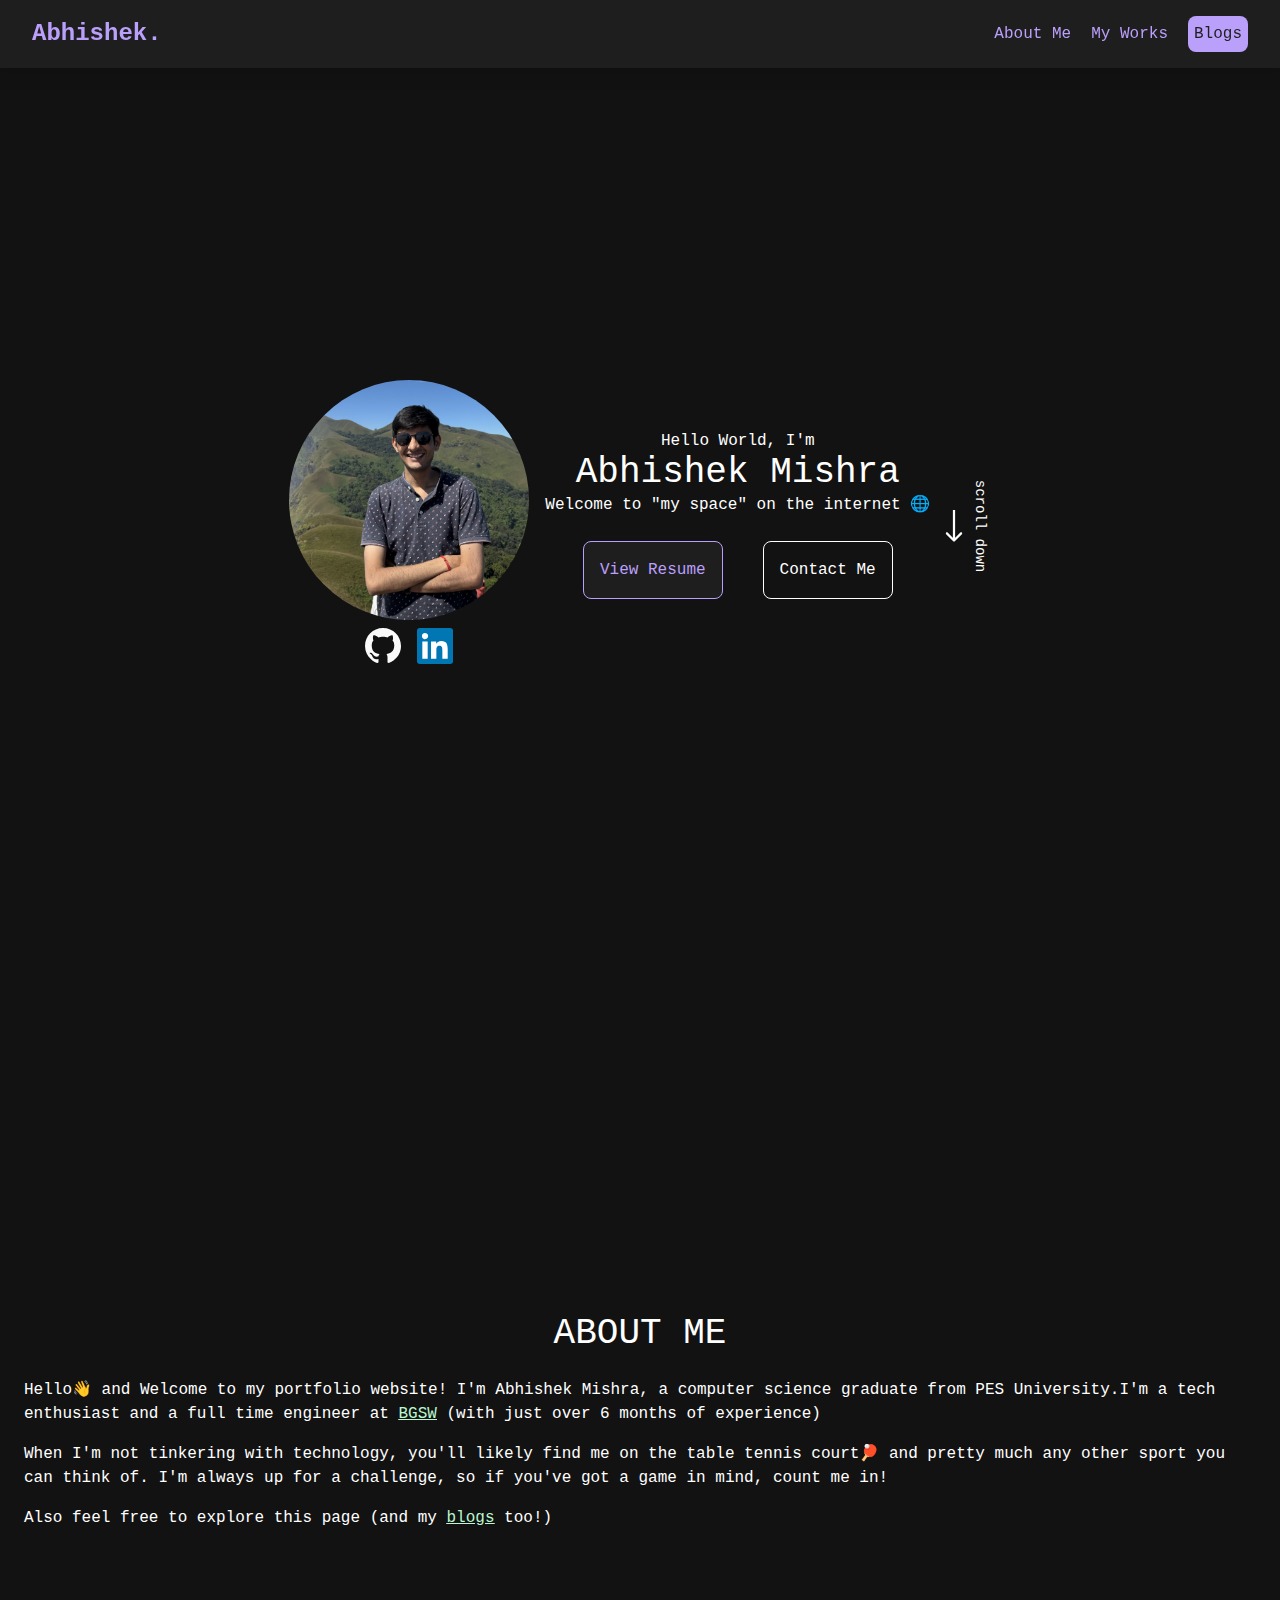
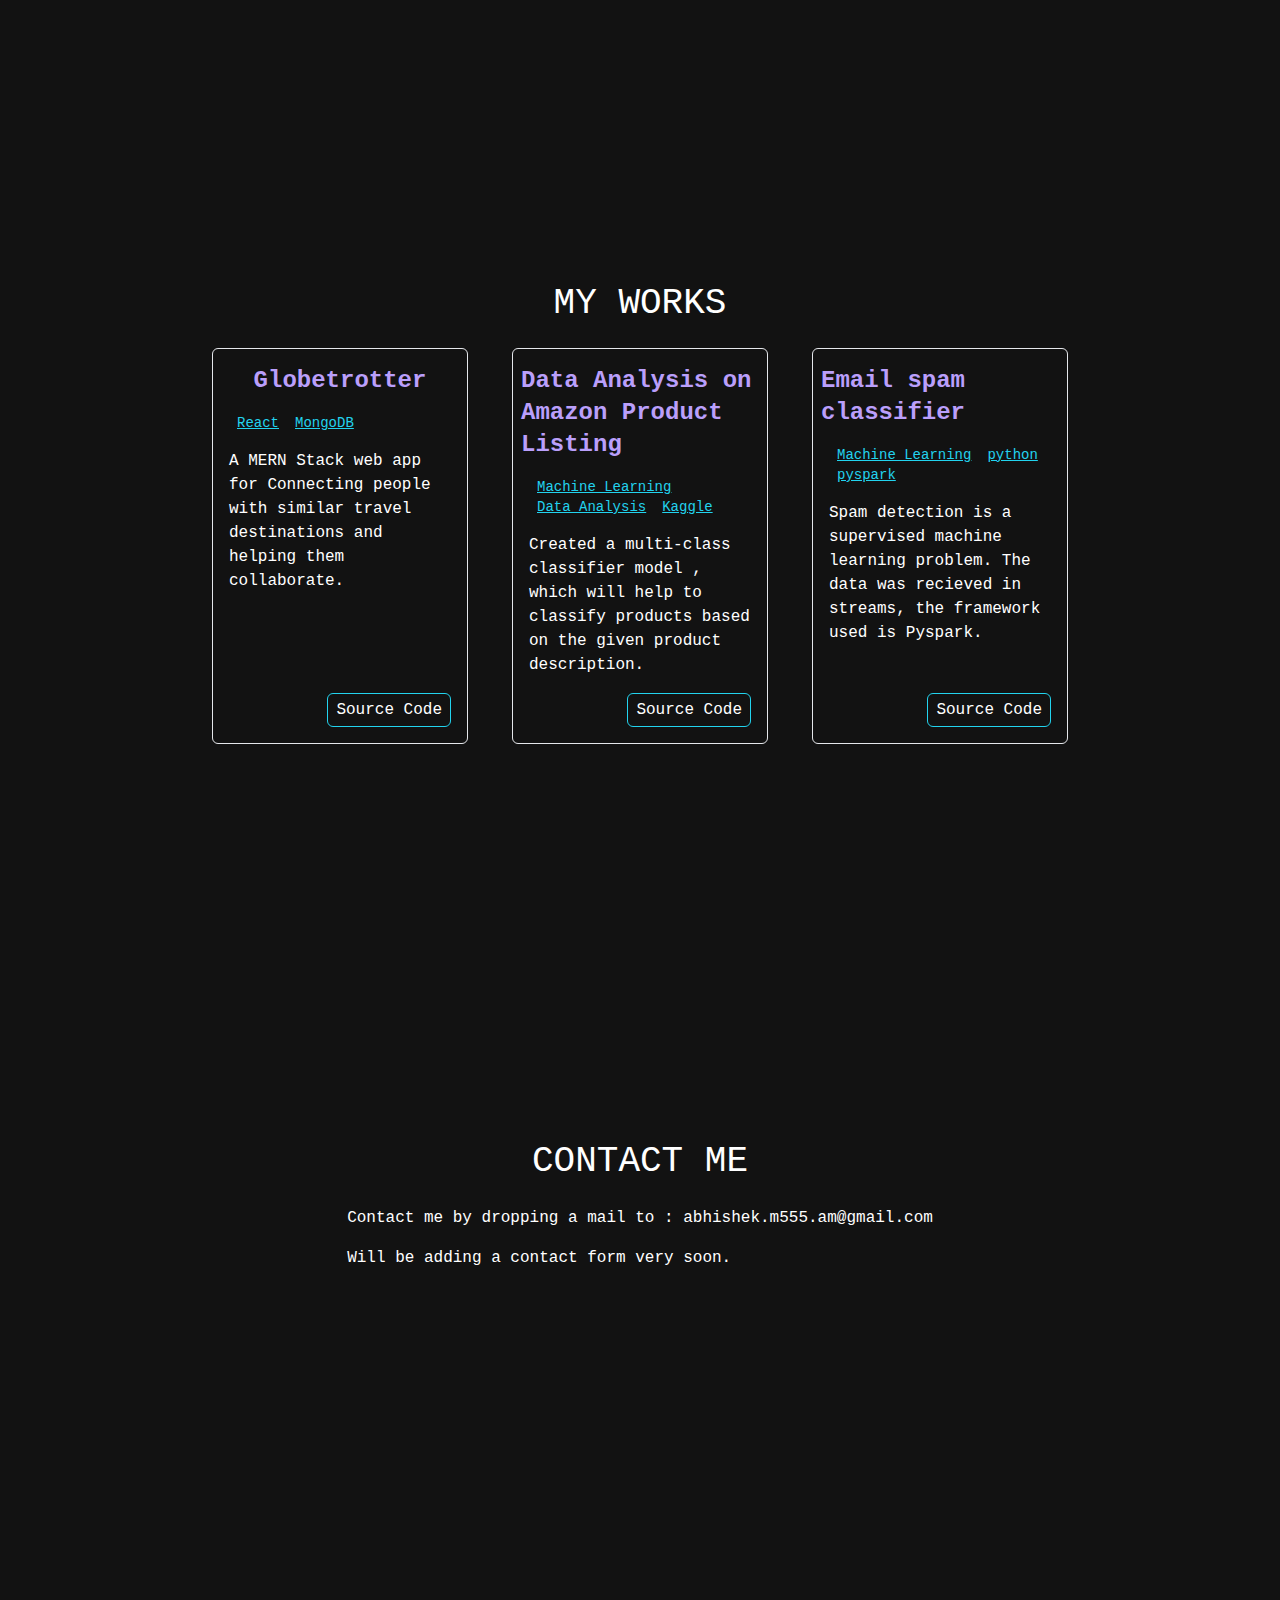
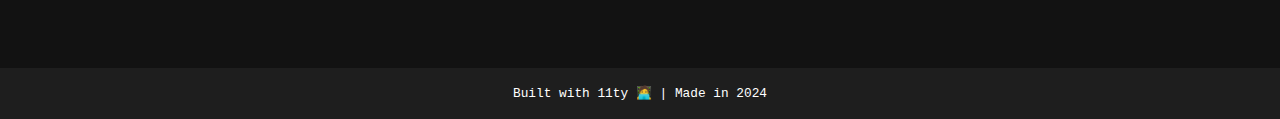
<file: index.html>
<!DOCTYPE html>
<html lang="en">
<head>
    <meta charset="UTF-8">
    <meta name="description" content="Personal Website: Abhishek Mishra,  I'm Abhishek Mishra, a computer science graduate, a full time engineer at Bosch, feel free to explore my website and blogs">
    <meta name="viewport" content="width=device-width, initial-scale=1.0">
    <link rel="icon" type="image/svg+xml" href="/img/logo.svg">
    <title>Abhishek Mishra | Personal Website</title>
    <link rel="stylesheet" href="/css/styles/main.css">
</head>
<body class="bg-primary font-mono scroll-smooth min-h-screen flex flex-col">
    <div class="w-full bg-secondary sticky top-0 px-4 py-4 flex justify-between items-center drop-shadow-lg sm:px-8" style="z-index: 1;">
    <a href="/">
        <span class="font-bold text-textPrimary sm:text-2xl">Abhishek.</span>
    </a>

    <nav class="flex items-center gap-5 text-base font-medium text-textPrimary sm:text-base">
        <a href="#about-me" class="hover:text-white">About Me </a>
        <a href="#my-works" class="hover:text-white"> My Works </a>
        <div class="p-1.5 bg-textPrimary text-secondary rounded-lg">
            <a href="/blogs" class="hover:underline"> Blogs </a>
        </div>
    </nav>
</div>
    <div class="flex flex-col h-screen text-white mx-4 my-2 items-center justify-start gap-4 sm:flex-row sm:h-screen sm:justify-center">
    <div>
        <div class="w-52 h-52 sm:w-60 sm:h-60 rounded-full bg-[url('/img/profile_pic.jpg')] bg-cover">
        </div>
        <div class="flex items-center justify-center gap-4 my-2">
            <a href="https://github.com/abhishek-pes" target="_blank" rel="noopener noreferrer">
                <img src="./img/github.svg" class="h-9 w-9" alt="github">
            </a>
            <a href="https://www.linkedin.com/in/abhishek-mishra-a12261196/" target="_blank" rel="noopener noreferrer">
                <img src="./img/linkedin.svg" class="h-9 w-9" alt="github">
            </a>
        </div>
    </div>
    <div>
        <div class="flex flex-col items-center justify-center">
            <p>Hello World, I'm</p>
            <p class="text-4xl">Abhishek Mishra</p>
            <p>Welcome to "my space" on the internet 🌐</p>

            <div class="flex my-6 justify-center items-center gap-10">
                <a href="https://drive.google.com/file/d/1DBWf7tHVZumVK46W1svUemvG95itaC7I/view?usp=sharing" target="_blank" referrerpolicy="noreferrer">
                    <button class="bg-secondary text-textPrimary border border-textPrimary p-4 rounded-lg hover:underline">View Resume</button>
                </a>

                <a href="#contact-me">
                    <button class="bg-primary text-white p-4 rounded-lg border border-white hover:underline">Contact Me</button>
                </a>
            </div>
        </div>
    </div>
    <div class="flex items-center my-6 -ml-2">
        <img class="h-8 w-8 animate-bounce" src="./img/scrolldown.svg" alt="">
        <span class="font-mono text-sm rotate-90 -m-9">scroll down</span>
    </div>
</div>



<div id="about-me" class="flex flex-col justify-center h-screen items-center text-white">
    <div class="flex justify-center">
        <h1 class="text-4xl">ABOUT ME</h1>
    </div>
    <div class="flex flex-col p-6 text-base gap-4 hover:cursor-default">
        <p>
            Hello👋 and Welcome to my portfolio website! I'm Abhishek Mishra, a computer science graduate from PES
            University.I'm a tech enthusiast and a full time engineer at
            <span class="text-green-200 underline hover:cursor-pointer"><a href="https://www.bosch-softwaretechnologies.com/en/" target="_blank">BGSW</a></span> (with just over 6
            months of experience)
        </p>
        <p>
            When I'm not tinkering with technology, you'll likely find me on the table tennis court🏓 and pretty much
            any other sport you can think of. I'm always up for a challenge, so if you've got a game in mind, count me
            in!
        </p>
        <p>
            Also feel free to explore this page (and my <span class="text-green-200 underline hover:cursor-pointer"><a
                    href="/blogs">blogs</a></span> too!)
        </p>
    </div>
</div>
<div id="my-works" class="flex items-center text-white flex-col">
    <h1 class="text-4xl">MY WORKS</h1>
    <div class="flex flex-wrap text-white items-stretch justify-center mx-4 gap-3 rounded-r-lg">
    
    
    

<div class="border rounded-md w-64 mx-4 my-6 flex justify-evenly items-center flex-col">
        <div>
            <h2 class="text-2xl font-semibold text-textPrimary px-2 my-4">
                Globetrotter
            </h2>
        </div>

        <div class="flex items-center w-full px-4 flex-wrap">
            
            <p class="underline mx-2 text-sm text-cyan-400">React</p>
            
            <p class="underline mx-2 text-sm text-cyan-400">MongoDB</p>
            
        </div>
        
        <div class="mx-2 my-4 px-2 flex items-center justify">
            A MERN Stack web app for Connecting people with similar travel destinations and helping them collaborate.
        </div>
        
        <div class="flex my-4 px-4 justify-end w-full mt-auto">
            <a href=https://github.com/abhishek-pes/globetrotter_v1 target="_blank" rel="noopener noreferrer">
                <button class="border border-cyan-400 px-2 py-1 rounded-md hover:bg-blue-500">Source Code</button>
            </a>
        </div>
</div>

    
    

<div class="border rounded-md w-64 mx-4 my-6 flex justify-evenly items-center flex-col">
        <div>
            <h2 class="text-2xl font-semibold text-textPrimary px-2 my-4">
                Data Analysis on Amazon Product Listing
            </h2>
        </div>

        <div class="flex items-center w-full px-4 flex-wrap">
            
            <p class="underline mx-2 text-sm text-cyan-400">Machine Learning</p>
            
            <p class="underline mx-2 text-sm text-cyan-400">Data Analysis</p>
            
            <p class="underline mx-2 text-sm text-cyan-400">Kaggle</p>
            
        </div>
        
        <div class="mx-2 my-4 px-2 flex items-center justify">
            Created a multi-class classifier model , which will help to classify products based on the given product description.
        </div>
        
        <div class="flex my-4 px-4 justify-end w-full mt-auto">
            <a href=https://github.com/abhishek-pes/DA-Project-Amazon-product-listing target="_blank" rel="noopener noreferrer">
                <button class="border border-cyan-400 px-2 py-1 rounded-md hover:bg-blue-500">Source Code</button>
            </a>
        </div>
</div>

    
    

<div class="border rounded-md w-64 mx-4 my-6 flex justify-evenly items-center flex-col">
        <div>
            <h2 class="text-2xl font-semibold text-textPrimary px-2 my-4">
                Email spam classifier
            </h2>
        </div>

        <div class="flex items-center w-full px-4 flex-wrap">
            
            <p class="underline mx-2 text-sm text-cyan-400">Machine Learning</p>
            
            <p class="underline mx-2 text-sm text-cyan-400">python</p>
            
            <p class="underline mx-2 text-sm text-cyan-400">pyspark</p>
            
        </div>
        
        <div class="mx-2 my-4 px-2 flex items-center justify">
            Spam detection is a supervised machine learning problem. The data was recieved in streams, the framework used is Pyspark.
        </div>
        
        <div class="flex my-4 px-4 justify-end w-full mt-auto">
            <a href=https://github.com/abhishek-pes/Email_Spam_Classifier target="_blank" rel="noopener noreferrer">
                <button class="border border-cyan-400 px-2 py-1 rounded-md hover:bg-blue-500">Source Code</button>
            </a>
        </div>
</div>

    
    </div>
</div>
<div id="contact-me" class="flex flex-col justify-center h-screen items-center text-white">
    <div class="flex justify-center">
        <h1 class="text-4xl">CONTACT ME</h1>
    </div>
    <div class="flex flex-col p-6 text-base gap-4 hover:cursor-default">
        <p>
            Contact me by dropping a mail to : abhishek.m555.am@gmail.com
        </p>
        <p>
            Will be adding a contact form very soon.
        </p>
    </div>
</div>
    <footer class="w-full flex items-center justify-center text-white px-6 py-4 mt-auto bg-secondary">
    <small>Built with 11ty 🧑‍💻 | Made in 2024</small>
</footer>
</body>
</html>
</file>
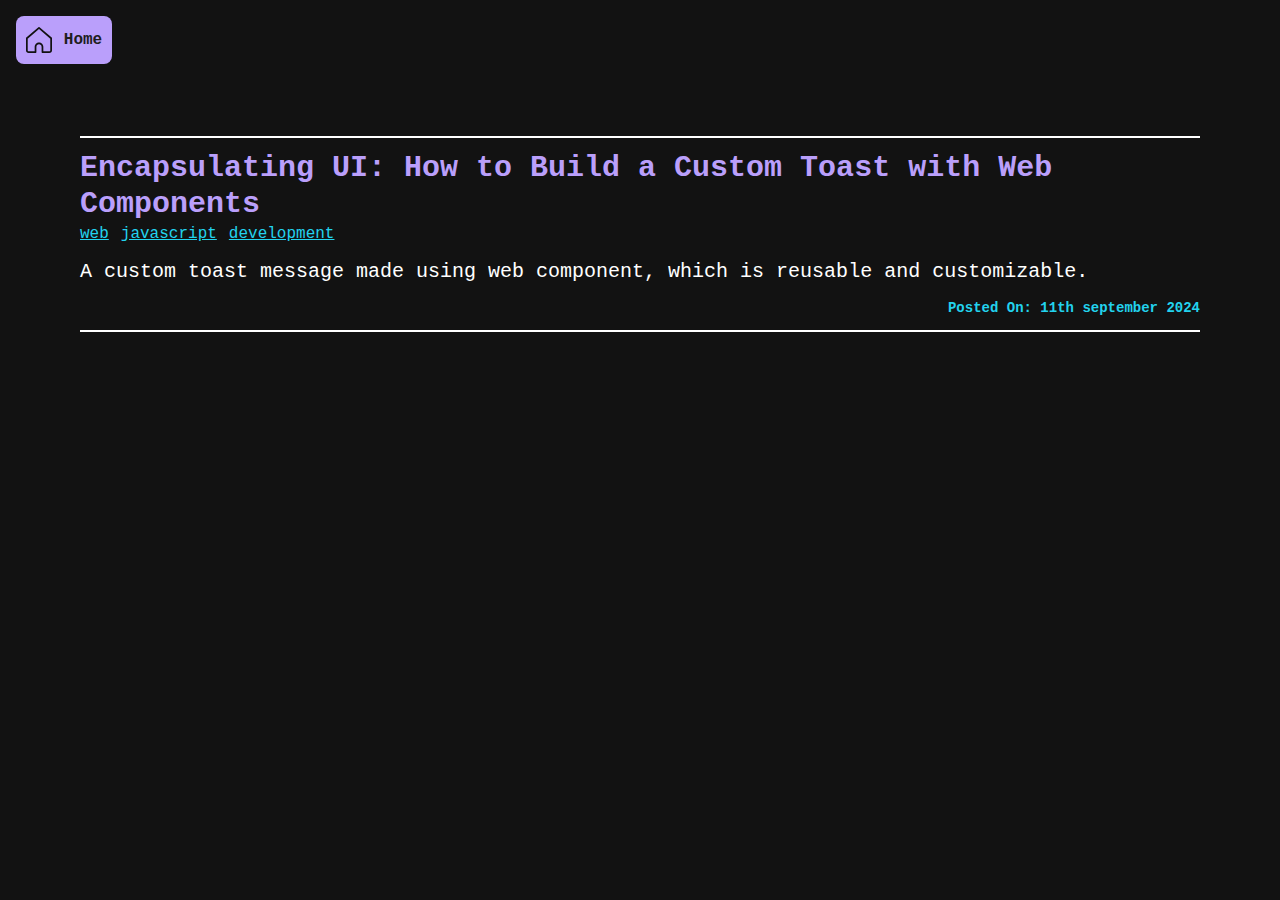
<file: blogs/index.html>
<!DOCTYPE html>
<html lang="en">
<head>
    <meta charset="UTF-8">
    <meta name="description" content="Personal Website: Abhishek Mishra,  I'm Abhishek Mishra, a computer science graduate, a full time engineer at Bosch, feel free to explore my website and blogs">
    <meta name="viewport" content="width=device-width, initial-scale=1.0">
    <link rel="icon" type="image/svg+xml" href="/img/logo.svg">
    <title>Abhishek Mishra | Personal Website</title>
    <link rel="stylesheet" href="/css/styles/main.css">
</head>
<body class="bg-primary font-mono scroll-smooth min-h-screen flex flex-col">
    <div class="sticky top-0 left-0 px-4 py-4 flex justify-start text-secondary font-semibold items-center">
    <a href="/" class="hover:scale-110">
        <div class="flex gap-3 items-center w-12 h-12 justify-center bg-textPrimary rounded-full md:rounded-lg md:w-24">
            <svg width="26" height="26" viewBox="0 0 32 32" fill="none" xmlns="http://www.w3.org/2000/svg">
                <g clip-path="url(#clip0_227_2)">
                <path d="M16 1.06674L16.6933 0.25607C16.5001 0.0908122 16.2542 0 16 0C15.7458 0 15.4999 0.0908122 15.3067 0.25607L16 1.06674ZM1.06667 13.8667L0.373333 13.0561L0 13.3761V13.8667H1.06667ZM11.7333 30.9334V32.0001C12.0162 32.0001 12.2875 31.8877 12.4876 31.6876C12.6876 31.4876 12.8 31.2163 12.8 30.9334H11.7333ZM20.2667 30.9334H19.2C19.2 31.2163 19.3124 31.4876 19.5124 31.6876C19.7125 31.8877 19.9838 32.0001 20.2667 32.0001V30.9334ZM30.9333 13.8667H32V13.3761L31.6267 13.0561L30.9333 13.8667ZM3.2 32.0001H11.7333V29.8667H3.2V32.0001ZM31.6267 13.0561L16.6933 0.25607L15.3067 1.8774L30.24 14.6774L31.6267 13.0561ZM15.3067 0.25607L0.373333 13.0561L1.76 14.6774L16.6933 1.8774L15.3067 0.25607ZM12.8 30.9334V24.5334H10.6667V30.9334H12.8ZM19.2 24.5334V30.9334H21.3333V24.5334H19.2ZM20.2667 32.0001H28.8V29.8667H20.2667V32.0001ZM32 28.8001V13.8667H29.8667V28.8001H32ZM0 13.8667V28.8001H2.13333V13.8667H0ZM16 21.3334C16.8487 21.3334 17.6626 21.6705 18.2627 22.2707C18.8629 22.8708 19.2 23.6847 19.2 24.5334H21.3333C21.3333 23.1189 20.7714 21.7624 19.7712 20.7622C18.771 19.762 17.4145 19.2001 16 19.2001V21.3334ZM16 19.2001C14.5855 19.2001 13.229 19.762 12.2288 20.7622C11.2286 21.7624 10.6667 23.1189 10.6667 24.5334H12.8C12.8 23.6847 13.1371 22.8708 13.7373 22.2707C14.3374 21.6705 15.1513 21.3334 16 21.3334V19.2001ZM28.8 32.0001C29.6487 32.0001 30.4626 31.6629 31.0627 31.0628C31.6629 30.4627 32 29.6488 32 28.8001H29.8667C29.8667 29.083 29.7543 29.3543 29.5542 29.5543C29.3542 29.7544 29.0829 29.8667 28.8 29.8667V32.0001ZM3.2 29.8667C2.9171 29.8667 2.64579 29.7544 2.44575 29.5543C2.24571 29.3543 2.13333 29.083 2.13333 28.8001H0C0 29.6488 0.337142 30.4627 0.937258 31.0628C1.53737 31.6629 2.35131 32.0001 3.2 32.0001V29.8667Z" fill="#121212"/>
                </g>
                <defs>
                <clipPath id="clip0_227_2">
                <rect width="32" height="32" fill="white"/>
                </clipPath>
                </defs>
                </svg>
            <span class="hidden md:block">Home</span>
        </div>
    </a>
</div>
<section class="px-6 py-4">
    <div class="flex flex-col items-center justify-center mx-8 my-4 gap-12 text-white">
        
        
            
<a href=/blogs/web_components/ class="w-full">
    <div class="flex flex-col gap-3 items-start justify-start w-full h-max my-2 px-6 py-4 rounded-xl hover:cursor-pointer hover:border">
        <div class="w-full h-0.5 bg-white"></div>
        <div>
            <h2 class="text-3xl font-bold text-textPrimary">Encapsulating UI: How to Build a Custom Toast with Web Components</h2>
            <div class="flex w-full gap-3 items-start justify-start flex-wrap">
                
                <p class="underline text-base text-cyan-400">web</p>
                
                <p class="underline text-base text-cyan-400">javascript</p>
                
                <p class="underline text-base text-cyan-400">development</p>
                
            </div>
        </div>
        <div>
            <p class="text-xl">A custom toast message made using web component, which is reusable and customizable.</p>
        </div>
        <div class="flex mt-auto w-full items-center md:items-center md:justify-end">
            <p class="text-sm font-semibold text-cyan-400">Posted On: 11th september 2024</p>
        </div>

        <div class="w-full h-0.5 bg-white"></div>
    </div>
</a>

        
</section>
</body>
</html>
</file>
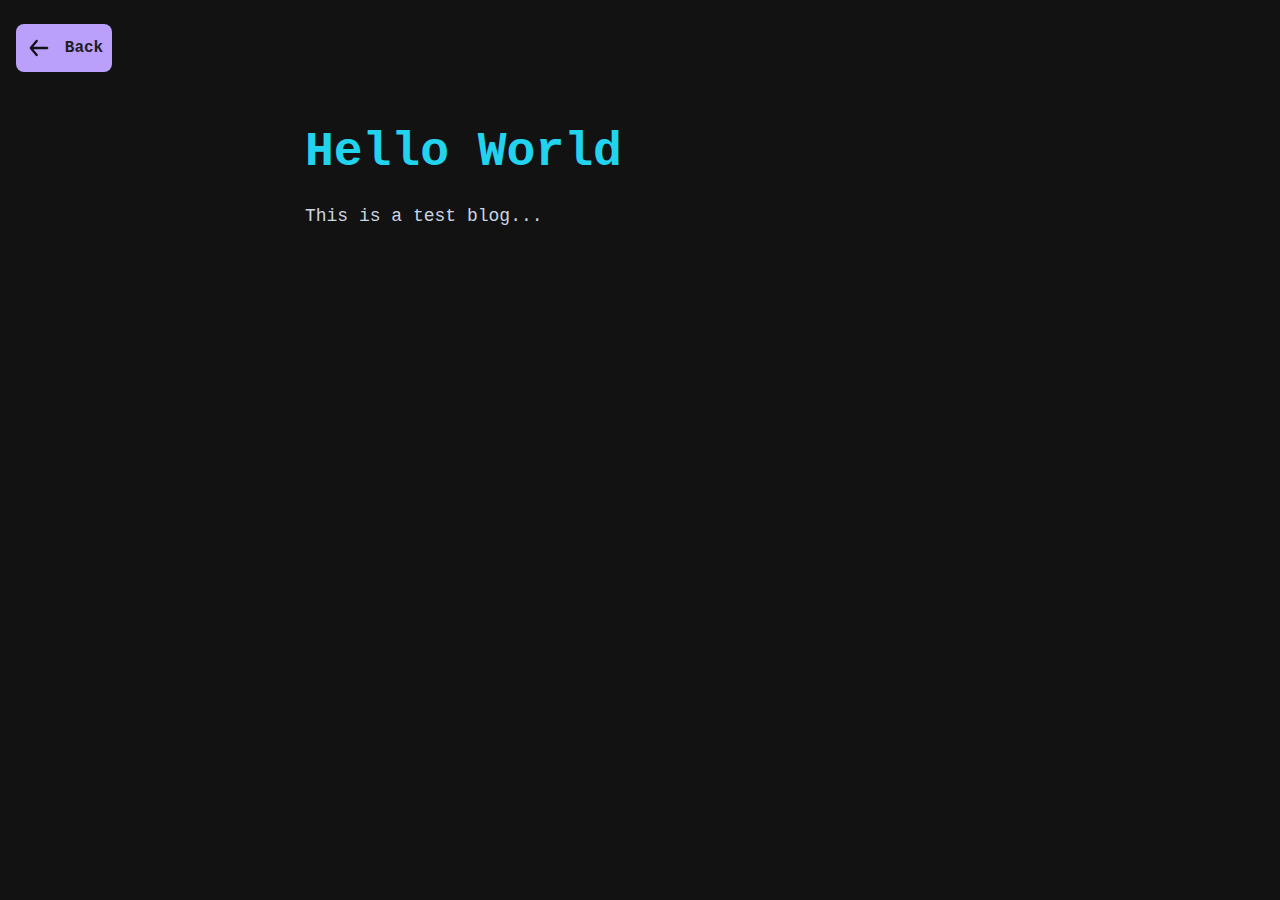
<file: blogs/blog1/index.html>
<!DOCTYPE html>
<html lang="en">
<head>
    <meta charset="UTF-8">
    <meta name="description" content="Personal Website: Abhishek Mishra,  I'm Abhishek Mishra, a computer science graduate, a full time engineer at Bosch, feel free to explore my website and blogs">
    <meta name="viewport" content="width=device-width, initial-scale=1.0">
    <title>Document</title>
    <link rel="stylesheet" href="/css/styles/main.css">
</head>
<body class="bg-primary font-mono">
    <div class="sticky top-0 left-0 px-4 py-6 flex justify-start text-secondary font-semibold items-center">
    <a href="/blogs" class="hover:scale-110">
        <div class="flex gap-3 items-center w-12 h-12 justify-center bg-textPrimary rounded-full md:rounded-lg md:w-24">
            <svg width="28" height="28" viewBox="0 0 16 16" fill="none" xmlns="http://www.w3.org/2000/svg">
                <path d="M12.6667 7.33334H4.76L7.18 4.42667C7.29316 4.29053 7.3476 4.11501 7.33134 3.93872C7.31509 3.76244 7.22948 3.59983 7.09333 3.48667C6.95719 3.37351 6.78167 3.31907 6.60538 3.33533C6.4291 3.35158 6.26649 3.43719 6.15333 3.57334L2.82 7.57334C2.79757 7.60516 2.77752 7.63858 2.76 7.67334C2.76 7.70667 2.76 7.72667 2.71333 7.76001C2.68311 7.83645 2.66729 7.91781 2.66666 8.00001C2.66729 8.0822 2.68311 8.16357 2.71333 8.24001C2.71333 8.27334 2.71333 8.29334 2.76 8.32667C2.77752 8.36143 2.79757 8.39486 2.82 8.42667L6.15333 12.4267C6.21601 12.5019 6.29451 12.5624 6.38323 12.6039C6.47195 12.6454 6.56872 12.6668 6.66666 12.6667C6.82243 12.667 6.97339 12.6127 7.09333 12.5133C7.16084 12.4574 7.21664 12.3886 7.25754 12.3111C7.29844 12.2335 7.32364 12.1486 7.33169 12.0613C7.33974 11.974 7.33048 11.886 7.30445 11.8022C7.27843 11.7185 7.23613 11.6407 7.18 11.5733L4.76 8.66667H12.6667C12.8435 8.66667 13.013 8.59643 13.1381 8.47141C13.2631 8.34639 13.3333 8.17682 13.3333 8.00001C13.3333 7.82319 13.2631 7.65363 13.1381 7.5286C13.013 7.40358 12.8435 7.33334 12.6667 7.33334Z" fill="#121212"/>
            </svg>
            <span class="hidden md:block">Back</span>
        </div>
    </a>
</div>
    <div class="flex items-start justify-center">
        <div class="md-style"/>
            <h1>Hello World</h1>
<p>This is a test blog...</p>

        </div>
    </div>


</body>
</html>
</file>
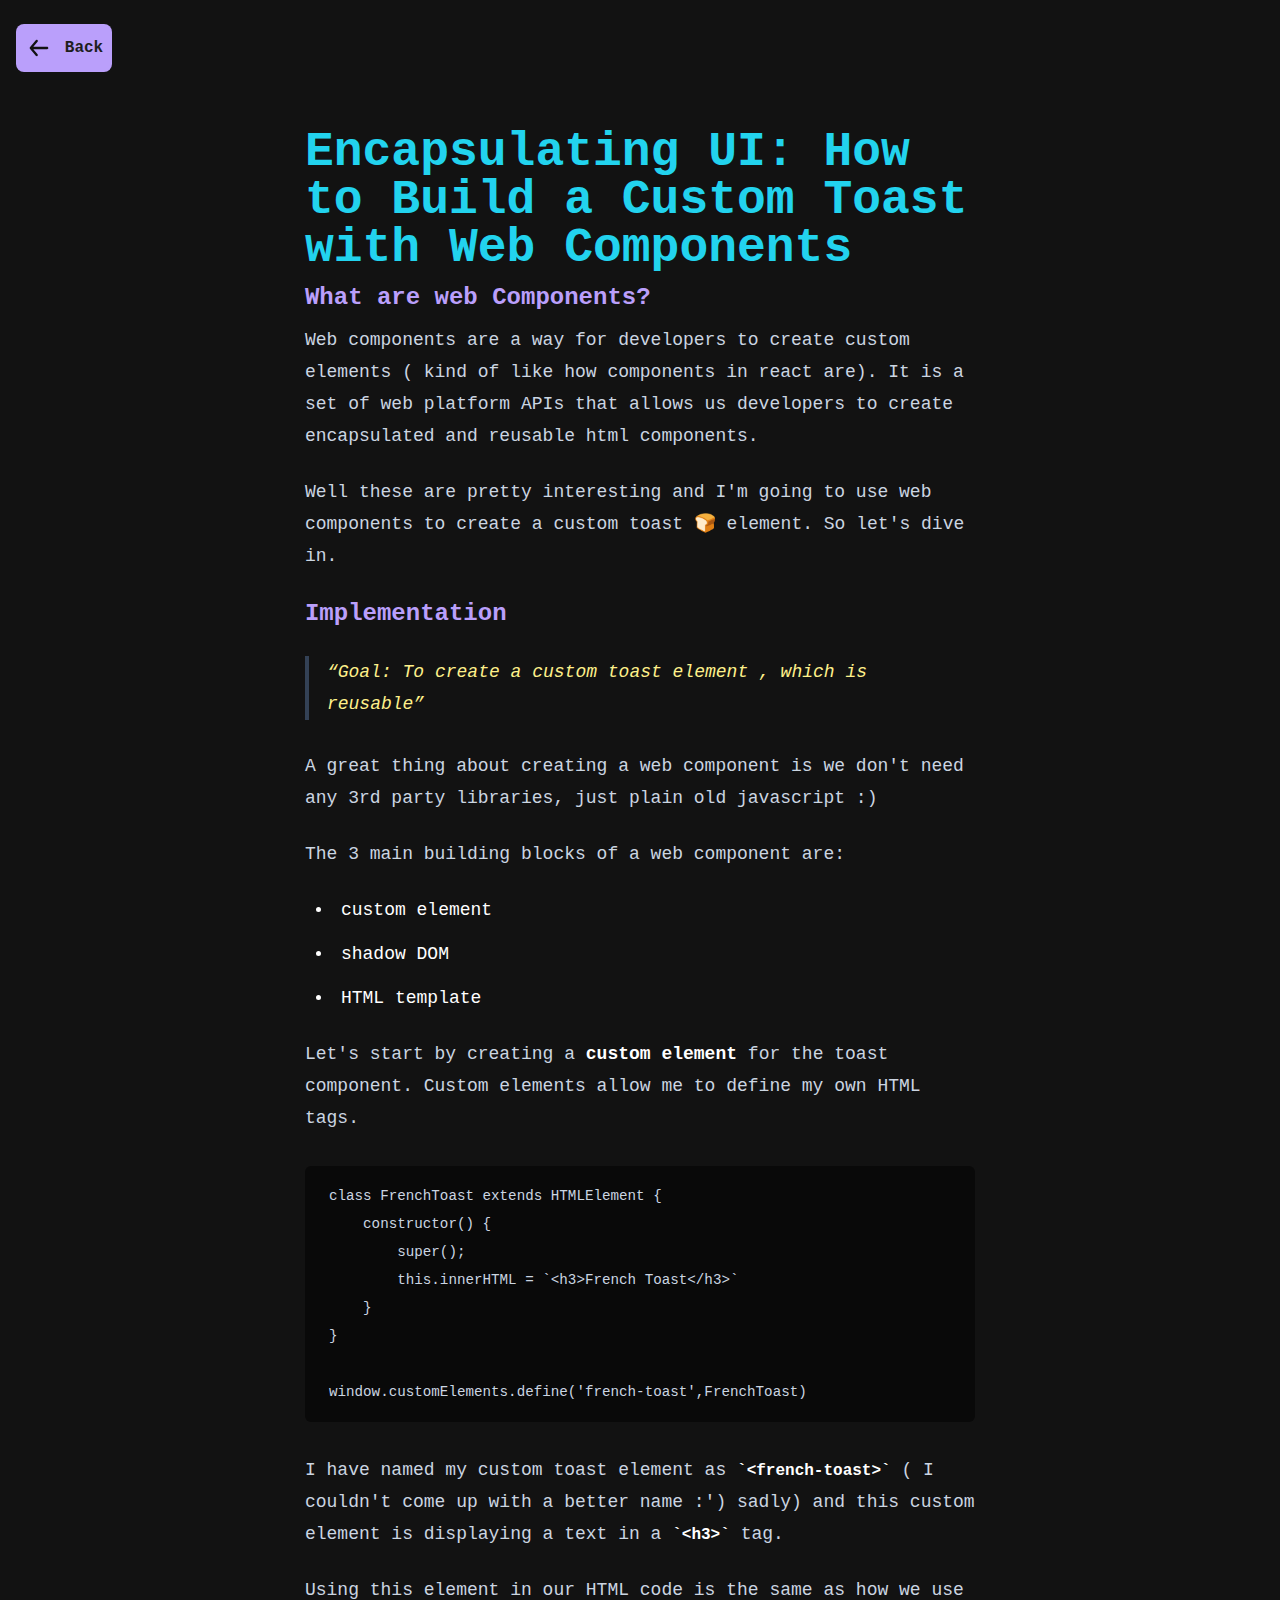
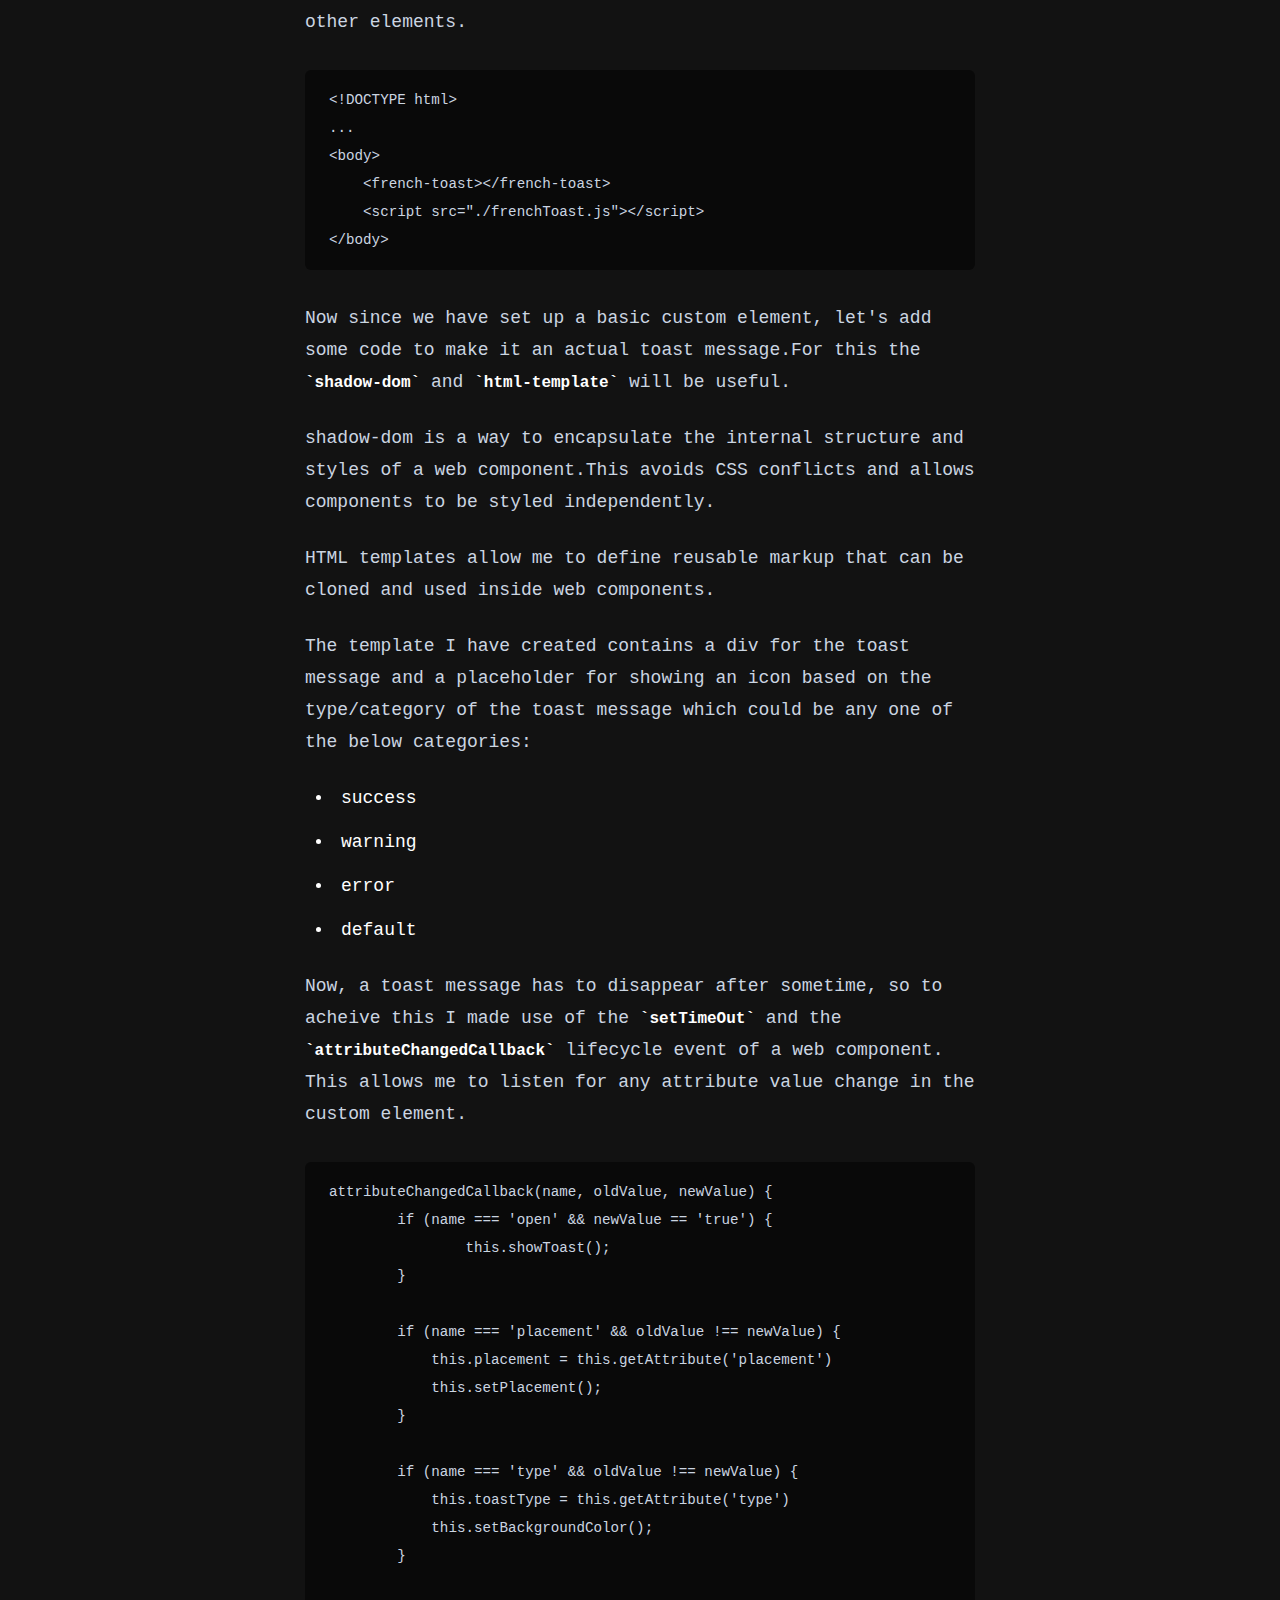
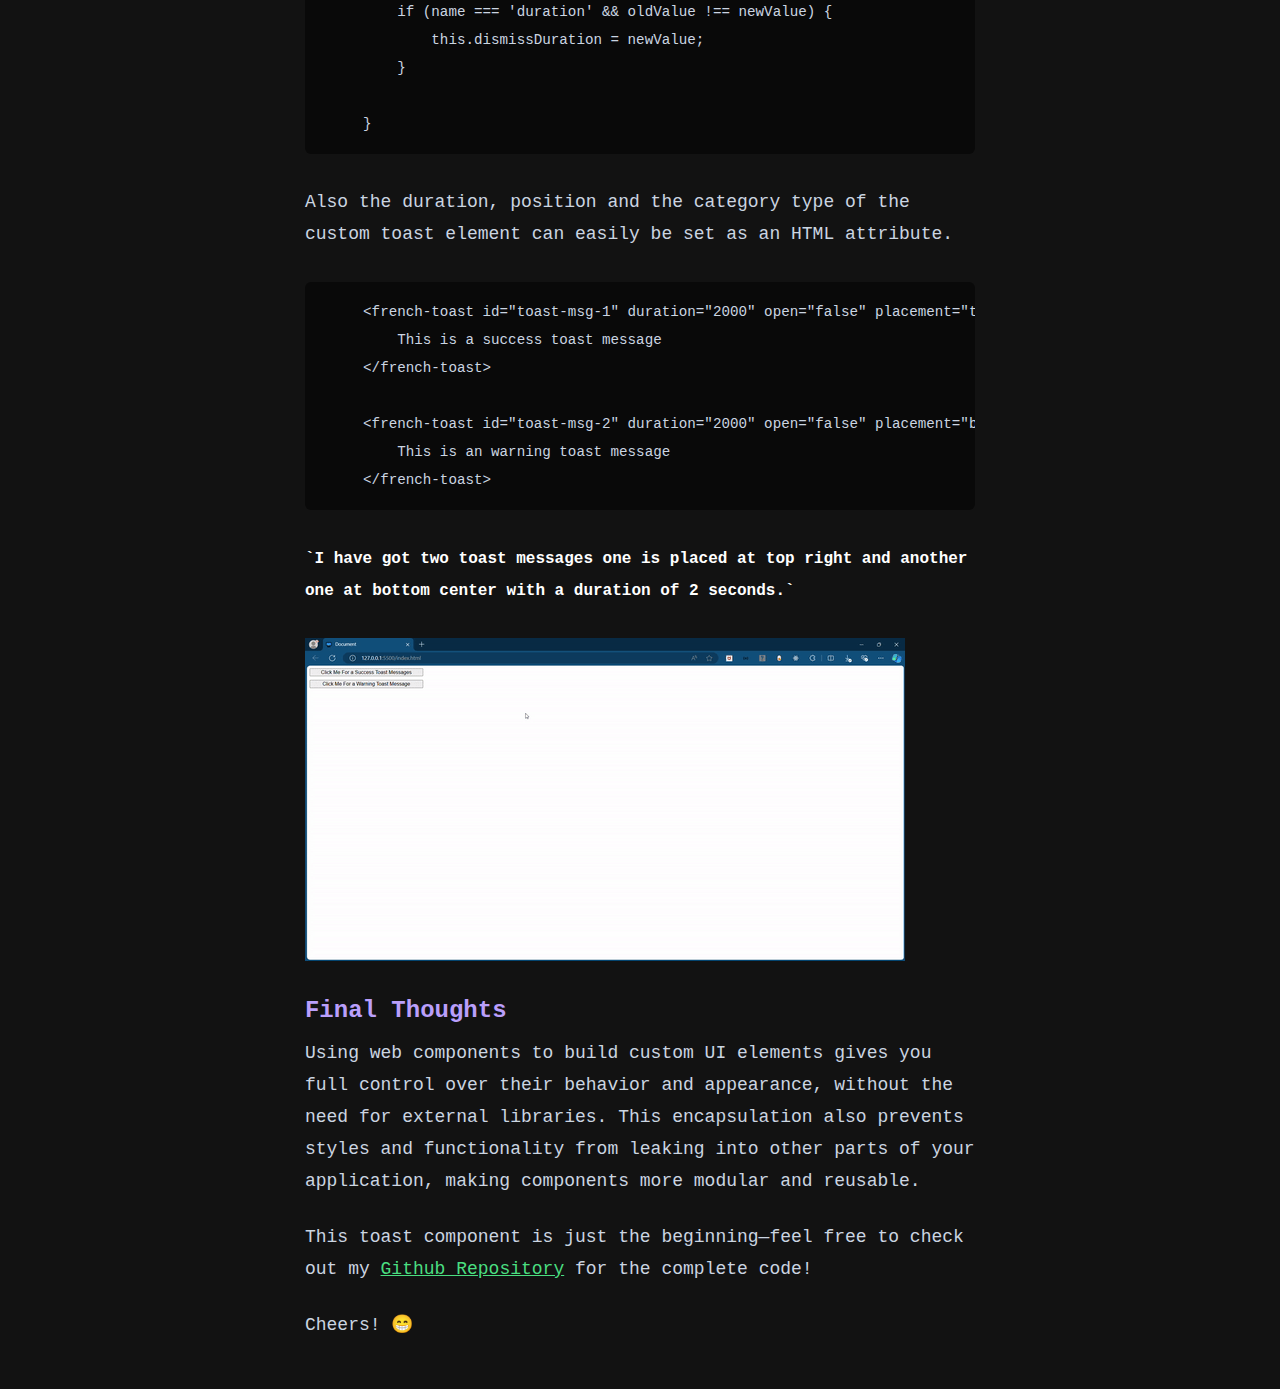
<file: blogs/web_components/index.html>
<!DOCTYPE html>
<html lang="en">
<head>
    <meta charset="UTF-8">
    <meta name="description" content="Personal Website: Abhishek Mishra,  I'm Abhishek Mishra, a computer science graduate, a full time engineer at Bosch, feel free to explore my website and blogs">
    <meta name="viewport" content="width=device-width, initial-scale=1.0">
    <link rel="icon" type="image/svg+xml" href="/img/logo.svg">
    <title>Abhishek Mishra | Personal Website</title>
    <link rel="stylesheet" href="/css/styles/main.css">
</head>
<body class="bg-primary font-mono">
    <div class="sticky top-0 left-0 px-4 py-6 flex justify-start text-secondary font-semibold items-center">
    <a href="/blogs" class="hover:scale-110">
        <div class="flex gap-3 items-center w-12 h-12 justify-center bg-textPrimary rounded-full md:rounded-lg md:w-24">
            <svg width="28" height="28" viewBox="0 0 16 16" fill="none" xmlns="http://www.w3.org/2000/svg">
                <path d="M12.6667 7.33334H4.76L7.18 4.42667C7.29316 4.29053 7.3476 4.11501 7.33134 3.93872C7.31509 3.76244 7.22948 3.59983 7.09333 3.48667C6.95719 3.37351 6.78167 3.31907 6.60538 3.33533C6.4291 3.35158 6.26649 3.43719 6.15333 3.57334L2.82 7.57334C2.79757 7.60516 2.77752 7.63858 2.76 7.67334C2.76 7.70667 2.76 7.72667 2.71333 7.76001C2.68311 7.83645 2.66729 7.91781 2.66666 8.00001C2.66729 8.0822 2.68311 8.16357 2.71333 8.24001C2.71333 8.27334 2.71333 8.29334 2.76 8.32667C2.77752 8.36143 2.79757 8.39486 2.82 8.42667L6.15333 12.4267C6.21601 12.5019 6.29451 12.5624 6.38323 12.6039C6.47195 12.6454 6.56872 12.6668 6.66666 12.6667C6.82243 12.667 6.97339 12.6127 7.09333 12.5133C7.16084 12.4574 7.21664 12.3886 7.25754 12.3111C7.29844 12.2335 7.32364 12.1486 7.33169 12.0613C7.33974 11.974 7.33048 11.886 7.30445 11.8022C7.27843 11.7185 7.23613 11.6407 7.18 11.5733L4.76 8.66667H12.6667C12.8435 8.66667 13.013 8.59643 13.1381 8.47141C13.2631 8.34639 13.3333 8.17682 13.3333 8.00001C13.3333 7.82319 13.2631 7.65363 13.1381 7.5286C13.013 7.40358 12.8435 7.33334 12.6667 7.33334Z" fill="#121212"/>
            </svg>
            <span class="hidden md:block">Back</span>
        </div>
    </a>
</div>
    <div class="flex items-start justify-center max-w-full">
        <div class="md-style"/>
            <h1>Encapsulating UI: How to Build a Custom Toast with Web Components</h1>
<h3>What are web Components?</h3>
<p>Web components are a way for developers to create custom elements ( kind of like how components in react are). It is a set of web platform APIs that allows us developers to create encapsulated and reusable html components.</p>
<p>Well these are pretty interesting and I'm going to use web components to create a custom toast 🍞 element. So let's dive in.</p>
<h3>Implementation</h3>
<blockquote>
<p>Goal: To create a custom toast element , which is reusable</p>
</blockquote>
<p>A great thing about creating a web component is we don't need any 3rd party libraries, just plain old javascript :)</p>
<p>The 3 main building blocks of a web component are:</p>
<ul>
<li>custom element</li>
<li>shadow DOM</li>
<li>HTML template</li>
</ul>
<p>Let's start by creating a <strong>custom element</strong> for the toast component. Custom elements allow me to define my own HTML tags.</p>
<pre><code class="language-frenchToast.js">class FrenchToast extends HTMLElement {
    constructor() {
        super();
        this.innerHTML = `&lt;h3&gt;French Toast&lt;/h3&gt;`
    }
}

window.customElements.define('french-toast',FrenchToast)
</code></pre>
<p>I have named my custom toast element as <code>&lt;french-toast&gt;</code> ( I couldn't come up with a better name :') sadly) and this custom element is displaying a text in a <code>&lt;h3&gt;</code> tag.</p>
<p>Using this element in our HTML code is the same as how we use other elements.</p>
<pre><code class="language-index.html">&lt;!DOCTYPE html&gt;
...
&lt;body&gt;
    &lt;french-toast&gt;&lt;/french-toast&gt;
    &lt;script src=&quot;./frenchToast.js&quot;&gt;&lt;/script&gt;
&lt;/body&gt;
</code></pre>
<p>Now since we have set up a basic custom element, let's add some code to make it an actual toast message.For this the <code>shadow-dom</code> and <code>html-template</code> will be useful.</p>
<p>shadow-dom is a way to encapsulate the internal structure and styles of a web component.This avoids CSS conflicts and allows components to be styled independently.</p>
<p>HTML templates allow me to define reusable markup that can be cloned and used inside web components.</p>
<p>The template I have created contains a div for the toast message and a placeholder for showing an icon based on the type/category of the toast message which could be any one of the below categories:</p>
<ul>
<li>success</li>
<li>warning</li>
<li>error</li>
<li>default</li>
</ul>
<p>Now, a toast message has to disappear after sometime, so to acheive this I made use of the <code>setTimeOut</code> and the <code>attributeChangedCallback</code> lifecycle event of a web component. This allows me to listen for any attribute value change in the custom element.</p>
<pre><code class="language-js">attributeChangedCallback(name, oldValue, newValue) {
        if (name === 'open' &amp;&amp; newValue == 'true') {
                this.showToast();
        }

        if (name === 'placement' &amp;&amp; oldValue !== newValue) {
            this.placement = this.getAttribute('placement')
            this.setPlacement();
        }

        if (name === 'type' &amp;&amp; oldValue !== newValue) {
            this.toastType = this.getAttribute('type')
            this.setBackgroundColor();
        }

        if (name === 'duration' &amp;&amp; oldValue !== newValue) {
            this.dismissDuration = newValue;
        }

    }
</code></pre>
<p>Also the duration, position and the category type of the custom toast element can easily be set as an HTML attribute.</p>
<pre><code class="language-html">    &lt;french-toast id=&quot;toast-msg-1&quot; duration=&quot;2000&quot; open=&quot;false&quot; placement=&quot;top right&quot; type=&quot;success&quot;&gt;
        This is a success toast message
    &lt;/french-toast&gt;

    &lt;french-toast id=&quot;toast-msg-2&quot; duration=&quot;2000&quot; open=&quot;false&quot; placement=&quot;bottom center&quot; type=&quot;warning&quot;&gt;
        This is an warning toast message
    &lt;/french-toast&gt;
</code></pre>
<p><code>I have got two toast messages one is placed at top right and another one at bottom center with a duration of 2 seconds.</code></p>
<p><img src="/img/web_component_blog.gif" alt="final output"></p>
<h3>Final Thoughts</h3>
<p>Using web components to build custom UI elements gives you full control over their behavior and appearance, without the need for external libraries. This encapsulation also prevents styles and functionality from leaking into other parts of your application, making components more modular and reusable.</p>
<p>This toast component is just the beginning—feel free to check out my  <a href="https://github.com/abhishek-pes/french-toast">Github Repository</a> for the complete code!</p>
<p>Cheers! 😁</p>

        </div>
    </div>


</body>
</html>
</file>
<file: css/styles/main.css>
/*! tailwindcss v3.4.1 | MIT License | https://tailwindcss.com*/*,:after,:before{box-sizing:border-box;border:0 solid #e5e7eb}:after,:before{--tw-content:""}:host,html{line-height:1.5;-webkit-text-size-adjust:100%;-moz-tab-size:4;-o-tab-size:4;tab-size:4;font-family:ui-sans-serif,system-ui,sans-serif,Apple Color Emoji,Segoe UI Emoji,Segoe UI Symbol,Noto Color Emoji;font-feature-settings:normal;font-variation-settings:normal;-webkit-tap-highlight-color:transparent}body{margin:0;line-height:inherit}hr{height:0;color:inherit;border-top-width:1px}abbr:where([title]){-webkit-text-decoration:underline dotted;text-decoration:underline dotted}h1,h2,h3,h4,h5,h6{font-size:inherit;font-weight:inherit}a{color:inherit;text-decoration:inherit}b,strong{font-weight:bolder}code,kbd,pre,samp{font-family:ui-monospace,SFMono-Regular,Menlo,Monaco,Consolas,Liberation Mono,Courier New,monospace;font-feature-settings:normal;font-variation-settings:normal;font-size:1em}small{font-size:80%}sub,sup{font-size:75%;line-height:0;position:relative;vertical-align:initial}sub{bottom:-.25em}sup{top:-.5em}table{text-indent:0;border-color:inherit;border-collapse:collapse}button,input,optgroup,select,textarea{font-family:inherit;font-feature-settings:inherit;font-variation-settings:inherit;font-size:100%;font-weight:inherit;line-height:inherit;color:inherit;margin:0;padding:0}button,select{text-transform:none}[type=button],[type=reset],[type=submit],button{-webkit-appearance:button;background-color:initial;background-image:none}:-moz-focusring{outline:auto}:-moz-ui-invalid{box-shadow:none}progress{vertical-align:initial}::-webkit-inner-spin-button,::-webkit-outer-spin-button{height:auto}[type=search]{-webkit-appearance:textfield;outline-offset:-2px}::-webkit-search-decoration{-webkit-appearance:none}::-webkit-file-upload-button{-webkit-appearance:button;font:inherit}summary{display:list-item}blockquote,dd,dl,figure,h1,h2,h3,h4,h5,h6,hr,p,pre{margin:0}fieldset{margin:0}fieldset,legend{padding:0}menu,ol,ul{list-style:none;margin:0;padding:0}dialog{padding:0}textarea{resize:vertical}input::-moz-placeholder,textarea::-moz-placeholder{opacity:1;color:#9ca3af}input::placeholder,textarea::placeholder{opacity:1;color:#9ca3af}[role=button],button{cursor:pointer}:disabled{cursor:default}audio,canvas,embed,iframe,img,object,svg,video{display:block;vertical-align:middle}img,video{max-width:100%;height:auto}[hidden]{display:none}*,::backdrop,:after,:before{--tw-border-spacing-x:0;--tw-border-spacing-y:0;--tw-translate-x:0;--tw-translate-y:0;--tw-rotate:0;--tw-skew-x:0;--tw-skew-y:0;--tw-scale-x:1;--tw-scale-y:1;--tw-pan-x: ;--tw-pan-y: ;--tw-pinch-zoom: ;--tw-scroll-snap-strictness:proximity;--tw-gradient-from-position: ;--tw-gradient-via-position: ;--tw-gradient-to-position: ;--tw-ordinal: ;--tw-slashed-zero: ;--tw-numeric-figure: ;--tw-numeric-spacing: ;--tw-numeric-fraction: ;--tw-ring-inset: ;--tw-ring-offset-width:0px;--tw-ring-offset-color:#fff;--tw-ring-color:#3b82f680;--tw-ring-offset-shadow:0 0 #0000;--tw-ring-shadow:0 0 #0000;--tw-shadow:0 0 #0000;--tw-shadow-colored:0 0 #0000;--tw-blur: ;--tw-brightness: ;--tw-contrast: ;--tw-grayscale: ;--tw-hue-rotate: ;--tw-invert: ;--tw-saturate: ;--tw-sepia: ;--tw-drop-shadow: ;--tw-backdrop-blur: ;--tw-backdrop-brightness: ;--tw-backdrop-contrast: ;--tw-backdrop-grayscale: ;--tw-backdrop-hue-rotate: ;--tw-backdrop-invert: ;--tw-backdrop-opacity: ;--tw-backdrop-saturate: ;--tw-backdrop-sepia: }.sticky{position:sticky}.left-0{left:0}.top-0{top:0}.-m-9{margin:-2.25rem}.mx-2{margin-left:.5rem;margin-right:.5rem}.mx-4{margin-left:1rem;margin-right:1rem}.mx-8{margin-left:2rem;margin-right:2rem}.my-2{margin-top:.5rem;margin-bottom:.5rem}.my-4{margin-top:1rem;margin-bottom:1rem}.my-6{margin-top:1.5rem;margin-bottom:1.5rem}.-ml-2{margin-left:-.5rem}.mt-auto{margin-top:auto}.flex{display:flex}.table{display:table}.hidden{display:none}.h-0{height:0}.h-0\.5{height:.125rem}.h-12{height:3rem}.h-52{height:13rem}.h-8{height:2rem}.h-9{height:2.25rem}.h-max{height:-moz-max-content;height:max-content}.h-screen{height:100vh}.min-h-screen{min-height:100vh}.w-12{width:3rem}.w-52{width:13rem}.w-64{width:16rem}.w-8{width:2rem}.w-9{width:2.25rem}.w-full{width:100%}.max-w-full{max-width:100%}.rotate-90{--tw-rotate:90deg;transform:translate(var(--tw-translate-x),var(--tw-translate-y)) rotate(var(--tw-rotate)) skewX(var(--tw-skew-x)) skewY(var(--tw-skew-y)) scaleX(var(--tw-scale-x)) scaleY(var(--tw-scale-y))}@keyframes bounce{0%,to{transform:translateY(-25%);animation-timing-function:cubic-bezier(.8,0,1,1)}50%{transform:none;animation-timing-function:cubic-bezier(0,0,.2,1)}}.animate-bounce{animation:bounce 1s infinite}.flex-col{flex-direction:column}.flex-wrap{flex-wrap:wrap}.items-start{align-items:flex-start}.items-center{align-items:center}.items-stretch{align-items:stretch}.justify-start{justify-content:flex-start}.justify-end{justify-content:flex-end}.justify-center{justify-content:center}.justify-between{justify-content:space-between}.justify-evenly{justify-content:space-evenly}.gap-10{gap:2.5rem}.gap-12{gap:3rem}.gap-3{gap:.75rem}.gap-4{gap:1rem}.gap-5{gap:1.25rem}.scroll-smooth{scroll-behavior:smooth}.rounded-full{border-radius:9999px}.rounded-lg{border-radius:.5rem}.rounded-md{border-radius:.375rem}.rounded-xl{border-radius:.75rem}.rounded-r-lg{border-top-right-radius:.5rem;border-bottom-right-radius:.5rem}.border{border-width:1px}.border-cyan-400{--tw-border-opacity:1;border-color:rgb(34 211 238/var(--tw-border-opacity))}.border-textPrimary{--tw-border-opacity:1;border-color:rgb(186 159 251/var(--tw-border-opacity))}.border-white{--tw-border-opacity:1;border-color:rgb(255 255 255/var(--tw-border-opacity))}.bg-primary{--tw-bg-opacity:1;background-color:rgb(18 18 18/var(--tw-bg-opacity))}.bg-secondary{--tw-bg-opacity:1;background-color:rgb(30 30 30/var(--tw-bg-opacity))}.bg-textPrimary{--tw-bg-opacity:1;background-color:rgb(186 159 251/var(--tw-bg-opacity))}.bg-white{--tw-bg-opacity:1;background-color:rgb(255 255 255/var(--tw-bg-opacity))}.bg-\[url\(\'\/img\/profile_pic\.jpg\'\)\]{background-image:url(/img/profile_pic.jpg)}.bg-cover{background-size:cover}.p-1{padding:.25rem}.p-1\.5{padding:.375rem}.p-4{padding:1rem}.p-6{padding:1.5rem}.px-2{padding-left:.5rem;padding-right:.5rem}.px-4{padding-left:1rem;padding-right:1rem}.px-6{padding-left:1.5rem;padding-right:1.5rem}.py-1{padding-top:.25rem;padding-bottom:.25rem}.py-4{padding-top:1rem;padding-bottom:1rem}.py-6{padding-top:1.5rem;padding-bottom:1.5rem}.font-mono{font-family:ui-monospace,SFMono-Regular,Menlo,Monaco,Consolas,Liberation Mono,Courier New,monospace}.text-2xl{font-size:1.5rem;line-height:2rem}.text-3xl{font-size:1.875rem;line-height:2.25rem}.text-4xl{font-size:2.25rem;line-height:2.5rem}.text-base{font-size:1rem;line-height:1.5rem}.text-sm{font-size:.875rem;line-height:1.25rem}.text-xl{font-size:1.25rem;line-height:1.75rem}.font-bold{font-weight:700}.font-medium{font-weight:500}.font-semibold{font-weight:600}.text-cyan-400{--tw-text-opacity:1;color:rgb(34 211 238/var(--tw-text-opacity))}.text-green-200{--tw-text-opacity:1;color:rgb(187 247 208/var(--tw-text-opacity))}.text-secondary{--tw-text-opacity:1;color:rgb(30 30 30/var(--tw-text-opacity))}.text-textPrimary{--tw-text-opacity:1;color:rgb(186 159 251/var(--tw-text-opacity))}.text-white{--tw-text-opacity:1;color:rgb(255 255 255/var(--tw-text-opacity))}.underline{text-decoration-line:underline}.shadow{--tw-shadow:0 1px 3px 0 #0000001a,0 1px 2px -1px #0000001a;--tw-shadow-colored:0 1px 3px 0 var(--tw-shadow-color),0 1px 2px -1px var(--tw-shadow-color);box-shadow:var(--tw-ring-offset-shadow,0 0 #0000),var(--tw-ring-shadow,0 0 #0000),var(--tw-shadow)}.drop-shadow-lg{--tw-drop-shadow:drop-shadow(0 10px 8px #0000000a) drop-shadow(0 4px 3px #0000001a);filter:var(--tw-blur) var(--tw-brightness) var(--tw-contrast) var(--tw-grayscale) var(--tw-hue-rotate) var(--tw-invert) var(--tw-saturate) var(--tw-sepia) var(--tw-drop-shadow)}.md-style{color:var(--tw-prose-body);max-width:65ch}.md-style :where(p):not(:where([class~=not-prose],[class~=not-prose] *)){margin-top:1.25em;margin-bottom:1.25em}.md-style :where([class~=lead]):not(:where([class~=not-prose],[class~=not-prose] *)){color:var(--tw-prose-lead);font-size:1.25em;line-height:1.6;margin-top:1.2em;margin-bottom:1.2em}.md-style :where(a):not(:where([class~=not-prose],[class~=not-prose] *)){color:var(--tw-prose-links);text-decoration:underline;font-weight:500}.md-style :where(strong):not(:where([class~=not-prose],[class~=not-prose] *)){color:var(--tw-prose-bold);font-weight:600}.md-style :where(a strong):not(:where([class~=not-prose],[class~=not-prose] *)){color:inherit}.md-style :where(blockquote strong):not(:where([class~=not-prose],[class~=not-prose] *)){color:inherit}.md-style :where(thead th strong):not(:where([class~=not-prose],[class~=not-prose] *)){color:inherit}.md-style :where(ol):not(:where([class~=not-prose],[class~=not-prose] *)){list-style-type:decimal;margin-top:1.25em;margin-bottom:1.25em;padding-left:1.625em}.md-style :where(ol[type=A]):not(:where([class~=not-prose],[class~=not-prose] *)){list-style-type:upper-alpha}.md-style :where(ol[type=a]):not(:where([class~=not-prose],[class~=not-prose] *)){list-style-type:lower-alpha}.md-style :where(ol[type=A s]):not(:where([class~=not-prose],[class~=not-prose] *)){list-style-type:upper-alpha}.md-style :where(ol[type=a s]):not(:where([class~=not-prose],[class~=not-prose] *)){list-style-type:lower-alpha}.md-style :where(ol[type=I]):not(:where([class~=not-prose],[class~=not-prose] *)){list-style-type:upper-roman}.md-style :where(ol[type=i]):not(:where([class~=not-prose],[class~=not-prose] *)){list-style-type:lower-roman}.md-style :where(ol[type=I s]):not(:where([class~=not-prose],[class~=not-prose] *)){list-style-type:upper-roman}.md-style :where(ol[type=i s]):not(:where([class~=not-prose],[class~=not-prose] *)){list-style-type:lower-roman}.md-style :where(ol[type="1"]):not(:where([class~=not-prose],[class~=not-prose] *)){list-style-type:decimal}.md-style :where(ul):not(:where([class~=not-prose],[class~=not-prose] *)){list-style-type:disc;margin-top:1.25em;margin-bottom:1.25em;padding-left:1.625em}.md-style :where(ol>li):not(:where([class~=not-prose],[class~=not-prose] *))::marker{font-weight:400;color:var(--tw-prose-counters)}.md-style :where(ul>li):not(:where([class~=not-prose],[class~=not-prose] *))::marker{color:var(--tw-prose-bullets)}.md-style :where(dt):not(:where([class~=not-prose],[class~=not-prose] *)){color:var(--tw-prose-headings);font-weight:600;margin-top:1.25em}.md-style :where(hr):not(:where([class~=not-prose],[class~=not-prose] *)){border-color:var(--tw-prose-hr);border-top-width:1px;margin-top:3em;margin-bottom:3em}.md-style :where(blockquote):not(:where([class~=not-prose],[class~=not-prose] *)){font-weight:500;font-style:italic;color:var(--tw-prose-quotes);border-left-width:.25rem;border-left-color:var(--tw-prose-quote-borders);quotes:"\201C""\201D""\2018""\2019";margin-top:1.6em;margin-bottom:1.6em;padding-left:1em}.md-style :where(blockquote p:first-of-type):not(:where([class~=not-prose],[class~=not-prose] *)):before{content:open-quote}.md-style :where(blockquote p:last-of-type):not(:where([class~=not-prose],[class~=not-prose] *)):after{content:close-quote}.md-style :where(h1):not(:where([class~=not-prose],[class~=not-prose] *)){color:var(--tw-prose-headings);font-weight:800;font-size:2.25em;margin-bottom:.8888889em;line-height:1.1111111}.md-style :where(h1 strong):not(:where([class~=not-prose],[class~=not-prose] *)){font-weight:900;color:inherit}.md-style :where(h2):not(:where([class~=not-prose],[class~=not-prose] *)){color:var(--tw-prose-headings);font-weight:700;font-size:1.5em;margin-top:2em;margin-bottom:1em;line-height:1.3333333}.md-style :where(h2 strong):not(:where([class~=not-prose],[class~=not-prose] *)){font-weight:800;color:inherit}.md-style :where(h3):not(:where([class~=not-prose],[class~=not-prose] *)){color:var(--tw-prose-headings);font-weight:600;font-size:1.25em;margin-top:1.6em;margin-bottom:.6em;line-height:1.6}.md-style :where(h3 strong):not(:where([class~=not-prose],[class~=not-prose] *)){font-weight:700;color:inherit}.md-style :where(h4):not(:where([class~=not-prose],[class~=not-prose] *)){color:var(--tw-prose-headings);font-weight:600;margin-top:1.5em;margin-bottom:.5em;line-height:1.5}.md-style :where(h4 strong):not(:where([class~=not-prose],[class~=not-prose] *)){font-weight:700;color:inherit}.md-style :where(img):not(:where([class~=not-prose],[class~=not-prose] *)){margin-top:2em;margin-bottom:2em}.md-style :where(picture):not(:where([class~=not-prose],[class~=not-prose] *)){display:block;margin-top:2em;margin-bottom:2em}.md-style :where(kbd):not(:where([class~=not-prose],[class~=not-prose] *)){font-weight:500;font-family:inherit;color:var(--tw-prose-kbd);box-shadow:0 0 0 1px rgb(var(--tw-prose-kbd-shadows)/10%),0 3px 0 rgb(var(--tw-prose-kbd-shadows)/10%);font-size:.875em;padding:.1875em .375em}.md-style :where(code):not(:where([class~=not-prose],[class~=not-prose] *)){color:var(--tw-prose-code);font-weight:600;font-size:.875em}.md-style :where(code):not(:where([class~=not-prose],[class~=not-prose] *)):before{content:"`"}.md-style :where(code):not(:where([class~=not-prose],[class~=not-prose] *)):after{content:"`"}.md-style :where(a code):not(:where([class~=not-prose],[class~=not-prose] *)){color:inherit}.md-style :where(h1 code):not(:where([class~=not-prose],[class~=not-prose] *)){color:inherit}.md-style :where(h2 code):not(:where([class~=not-prose],[class~=not-prose] *)){color:inherit;font-size:.875em}.md-style :where(h3 code):not(:where([class~=not-prose],[class~=not-prose] *)){color:inherit;font-size:.9em}.md-style :where(h4 code):not(:where([class~=not-prose],[class~=not-prose] *)){color:inherit}.md-style :where(blockquote code):not(:where([class~=not-prose],[class~=not-prose] *)){color:inherit}.md-style :where(thead th code):not(:where([class~=not-prose],[class~=not-prose] *)){color:inherit}.md-style :where(pre):not(:where([class~=not-prose],[class~=not-prose] *)){color:var(--tw-prose-pre-code);background-color:var(--tw-prose-pre-bg);overflow-x:auto;font-weight:400;font-size:.875em;line-height:1.7142857;margin-top:1.7142857em;margin-bottom:1.7142857em;border-radius:.375rem;padding:.8571429em 1.1428571em}.md-style :where(pre code):not(:where([class~=not-prose],[class~=not-prose] *)){background-color:initial;border-width:0;border-radius:0;padding:0;font-weight:inherit;color:inherit;font-size:inherit;font-family:inherit;line-height:inherit}.md-style :where(pre code):not(:where([class~=not-prose],[class~=not-prose] *)):before{content:none}.md-style :where(pre code):not(:where([class~=not-prose],[class~=not-prose] *)):after{content:none}.md-style :where(table):not(:where([class~=not-prose],[class~=not-prose] *)){width:100%;table-layout:auto;text-align:left;margin-top:2em;margin-bottom:2em;font-size:.875em;line-height:1.7142857}.md-style :where(thead):not(:where([class~=not-prose],[class~=not-prose] *)){border-bottom-width:1px;border-bottom-color:var(--tw-prose-th-borders)}.md-style :where(thead th):not(:where([class~=not-prose],[class~=not-prose] *)){color:var(--tw-prose-headings);font-weight:600;vertical-align:bottom;padding-right:.5714286em;padding-bottom:.5714286em;padding-left:.5714286em}.md-style :where(tbody tr):not(:where([class~=not-prose],[class~=not-prose] *)){border-bottom-width:1px;border-bottom-color:var(--tw-prose-td-borders)}.md-style :where(tbody tr:last-child):not(:where([class~=not-prose],[class~=not-prose] *)){border-bottom-width:0}.md-style :where(tbody td):not(:where([class~=not-prose],[class~=not-prose] *)){vertical-align:initial}.md-style :where(tfoot):not(:where([class~=not-prose],[class~=not-prose] *)){border-top-width:1px;border-top-color:var(--tw-prose-th-borders)}.md-style :where(tfoot td):not(:where([class~=not-prose],[class~=not-prose] *)){vertical-align:top}.md-style :where(figcaption):not(:where([class~=not-prose],[class~=not-prose] *)){color:var(--tw-prose-captions);font-size:.875em;line-height:1.4285714;margin-top:.8571429em}.md-style{--tw-prose-body:#374151;--tw-prose-headings:#111827;--tw-prose-lead:#4b5563;--tw-prose-links:#111827;--tw-prose-bold:#111827;--tw-prose-counters:#6b7280;--tw-prose-bullets:#d1d5db;--tw-prose-hr:#e5e7eb;--tw-prose-quotes:#111827;--tw-prose-quote-borders:#e5e7eb;--tw-prose-captions:#6b7280;--tw-prose-kbd:#111827;--tw-prose-kbd-shadows:17 24 39;--tw-prose-code:#111827;--tw-prose-pre-code:#e5e7eb;--tw-prose-pre-bg:#1f2937;--tw-prose-th-borders:#d1d5db;--tw-prose-td-borders:#e5e7eb;--tw-prose-invert-body:#d1d5db;--tw-prose-invert-lead:#9ca3af;--tw-prose-invert-counters:#9ca3af;--tw-prose-invert-bullets:#4b5563;--tw-prose-invert-hr:#374151;--tw-prose-invert-quotes:#f3f4f6;--tw-prose-invert-quote-borders:#374151;--tw-prose-invert-captions:#9ca3af;--tw-prose-invert-pre-code:#d1d5db;--tw-prose-invert-th-borders:#4b5563;--tw-prose-invert-td-borders:#374151;font-size:1rem;line-height:1.75}.md-style :where(video):not(:where([class~=not-prose],[class~=not-prose] *)){margin-top:2em;margin-bottom:2em}.md-style :where(li):not(:where([class~=not-prose],[class~=not-prose] *)){margin-top:.5em;margin-bottom:.5em}.md-style :where(ol>li):not(:where([class~=not-prose],[class~=not-prose] *)){padding-left:.375em}.md-style :where(ul>li):not(:where([class~=not-prose],[class~=not-prose] *)){padding-left:.375em}.md-style :where(.prose>ul>li p):not(:where([class~=not-prose],[class~=not-prose] *)){margin-top:.75em;margin-bottom:.75em}.md-style :where(.prose>ul>li>:first-child):not(:where([class~=not-prose],[class~=not-prose] *)){margin-top:1.25em}.md-style :where(.prose>ul>li>:last-child):not(:where([class~=not-prose],[class~=not-prose] *)){margin-bottom:1.25em}.md-style :where(.prose>ol>li>:first-child):not(:where([class~=not-prose],[class~=not-prose] *)){margin-top:1.25em}.md-style :where(.prose>ol>li>:last-child):not(:where([class~=not-prose],[class~=not-prose] *)){margin-bottom:1.25em}.md-style :where(ul ul,ul ol,ol ul,ol ol):not(:where([class~=not-prose],[class~=not-prose] *)){margin-top:.75em;margin-bottom:.75em}.md-style :where(dl):not(:where([class~=not-prose],[class~=not-prose] *)){margin-top:1.25em;margin-bottom:1.25em}.md-style :where(dd):not(:where([class~=not-prose],[class~=not-prose] *)){margin-top:.5em;padding-left:1.625em}.md-style :where(tbody td,tfoot td):not(:where([class~=not-prose],[class~=not-prose] *)){padding:.5714286em}.md-style :where(figure):not(:where([class~=not-prose],[class~=not-prose] *)){margin-top:2em;margin-bottom:2em}.md-style :where(.prose>:first-child):not(:where([class~=not-prose],[class~=not-prose] *)){margin-top:0}.md-style :where(.prose>:last-child):not(:where([class~=not-prose],[class~=not-prose] *)){margin-bottom:0}.md-style{font-size:.875rem;line-height:1.7142857}.md-style :where(p):not(:where([class~=not-prose],[class~=not-prose] *)){margin-top:1.1428571em;margin-bottom:1.1428571em}.md-style :where([class~=lead]):not(:where([class~=not-prose],[class~=not-prose] *)){font-size:1.2857143em;line-height:1.5555556;margin-top:.8888889em;margin-bottom:.8888889em}.md-style :where(blockquote):not(:where([class~=not-prose],[class~=not-prose] *)){margin-top:1.3333333em;margin-bottom:1.3333333em;padding-left:1.1111111em}.md-style :where(h1):not(:where([class~=not-prose],[class~=not-prose] *)){font-size:2.1428571em;margin-top:0;margin-bottom:.8em;line-height:1.2}.md-style :where(h2):not(:where([class~=not-prose],[class~=not-prose] *)){font-size:1.4285714em;margin-top:1.6em;margin-bottom:.8em;line-height:1.4}.md-style :where(h3):not(:where([class~=not-prose],[class~=not-prose] *)){font-size:1.2857143em;margin-top:1.5555556em;margin-bottom:.4444444em;line-height:1.5555556}.md-style :where(h4):not(:where([class~=not-prose],[class~=not-prose] *)){margin-top:1.4285714em;margin-bottom:.5714286em;line-height:1.4285714}.md-style :where(img):not(:where([class~=not-prose],[class~=not-prose] *)){margin-top:1.7142857em;margin-bottom:1.7142857em}.md-style :where(picture):not(:where([class~=not-prose],[class~=not-prose] *)){margin-top:1.7142857em;margin-bottom:1.7142857em}.md-style :where(picture>img):not(:where([class~=not-prose],[class~=not-prose] *)){margin-top:0;margin-bottom:0}.md-style :where(video):not(:where([class~=not-prose],[class~=not-prose] *)){margin-top:1.7142857em;margin-bottom:1.7142857em}.md-style :where(kbd):not(:where([class~=not-prose],[class~=not-prose] *)){font-size:.8571429em;border-radius:.3125rem;padding:.1428571em .3571429em}.md-style :where(code):not(:where([class~=not-prose],[class~=not-prose] *)){font-size:.8571429em}.md-style :where(h2 code):not(:where([class~=not-prose],[class~=not-prose] *)){font-size:.9em}.md-style :where(h3 code):not(:where([class~=not-prose],[class~=not-prose] *)){font-size:.8888889em}.md-style :where(pre):not(:where([class~=not-prose],[class~=not-prose] *)){font-size:.8571429em;line-height:1.6666667;margin-top:1.6666667em;margin-bottom:1.6666667em;border-radius:.25rem;padding:.6666667em 1em}.md-style :where(ol):not(:where([class~=not-prose],[class~=not-prose] *)){margin-top:1.1428571em;margin-bottom:1.1428571em;padding-left:1.5714286em}.md-style :where(ul):not(:where([class~=not-prose],[class~=not-prose] *)){margin-top:1.1428571em;margin-bottom:1.1428571em;padding-left:1.5714286em}.md-style :where(li):not(:where([class~=not-prose],[class~=not-prose] *)){margin-top:.2857143em;margin-bottom:.2857143em}.md-style :where(ol>li):not(:where([class~=not-prose],[class~=not-prose] *)){padding-left:.4285714em}.md-style :where(ul>li):not(:where([class~=not-prose],[class~=not-prose] *)){padding-left:.4285714em}.md-style :where(.prose-sm>ul>li p):not(:where([class~=not-prose],[class~=not-prose] *)){margin-top:.5714286em;margin-bottom:.5714286em}.md-style :where(.prose-sm>ul>li>:first-child):not(:where([class~=not-prose],[class~=not-prose] *)){margin-top:1.1428571em}.md-style :where(.prose-sm>ul>li>:last-child):not(:where([class~=not-prose],[class~=not-prose] *)){margin-bottom:1.1428571em}.md-style :where(.prose-sm>ol>li>:first-child):not(:where([class~=not-prose],[class~=not-prose] *)){margin-top:1.1428571em}.md-style :where(.prose-sm>ol>li>:last-child):not(:where([class~=not-prose],[class~=not-prose] *)){margin-bottom:1.1428571em}.md-style :where(ul ul,ul ol,ol ul,ol ol):not(:where([class~=not-prose],[class~=not-prose] *)){margin-top:.5714286em;margin-bottom:.5714286em}.md-style :where(dl):not(:where([class~=not-prose],[class~=not-prose] *)){margin-top:1.1428571em;margin-bottom:1.1428571em}.md-style :where(dt):not(:where([class~=not-prose],[class~=not-prose] *)){margin-top:1.1428571em}.md-style :where(dd):not(:where([class~=not-prose],[class~=not-prose] *)){margin-top:.2857143em;padding-left:1.5714286em}.md-style :where(hr):not(:where([class~=not-prose],[class~=not-prose] *)){margin-top:2.8571429em;margin-bottom:2.8571429em}.md-style :where(hr+*):not(:where([class~=not-prose],[class~=not-prose] *)){margin-top:0}.md-style :where(h2+*):not(:where([class~=not-prose],[class~=not-prose] *)){margin-top:0}.md-style :where(h3+*):not(:where([class~=not-prose],[class~=not-prose] *)){margin-top:0}.md-style :where(h4+*):not(:where([class~=not-prose],[class~=not-prose] *)){margin-top:0}.md-style :where(table):not(:where([class~=not-prose],[class~=not-prose] *)){font-size:.8571429em;line-height:1.5}.md-style :where(thead th):not(:where([class~=not-prose],[class~=not-prose] *)){padding-right:1em;padding-bottom:.6666667em;padding-left:1em}.md-style :where(thead th:first-child):not(:where([class~=not-prose],[class~=not-prose] *)){padding-left:0}.md-style :where(thead th:last-child):not(:where([class~=not-prose],[class~=not-prose] *)){padding-right:0}.md-style :where(tbody td,tfoot td):not(:where([class~=not-prose],[class~=not-prose] *)){padding:.6666667em 1em}.md-style :where(tbody td:first-child,tfoot td:first-child):not(:where([class~=not-prose],[class~=not-prose] *)){padding-left:0}.md-style :where(tbody td:last-child,tfoot td:last-child):not(:where([class~=not-prose],[class~=not-prose] *)){padding-right:0}.md-style :where(figure):not(:where([class~=not-prose],[class~=not-prose] *)){margin-top:1.7142857em;margin-bottom:1.7142857em}.md-style :where(figure>*):not(:where([class~=not-prose],[class~=not-prose] *)){margin-top:0;margin-bottom:0}.md-style :where(figcaption):not(:where([class~=not-prose],[class~=not-prose] *)){font-size:.8571429em;line-height:1.3333333;margin-top:.6666667em}.md-style :where(.prose-sm>:first-child):not(:where([class~=not-prose],[class~=not-prose] *)){margin-top:0}.md-style :where(.prose-sm>:last-child):not(:where([class~=not-prose],[class~=not-prose] *)){margin-bottom:0}.md-style{--tw-prose-body:#334155;--tw-prose-headings:#0f172a;--tw-prose-lead:#475569;--tw-prose-links:#0f172a;--tw-prose-bold:#0f172a;--tw-prose-counters:#64748b;--tw-prose-bullets:#cbd5e1;--tw-prose-hr:#e2e8f0;--tw-prose-quotes:#0f172a;--tw-prose-quote-borders:#e2e8f0;--tw-prose-captions:#64748b;--tw-prose-kbd:#0f172a;--tw-prose-kbd-shadows:15 23 42;--tw-prose-code:#0f172a;--tw-prose-pre-code:#e2e8f0;--tw-prose-pre-bg:#1e293b;--tw-prose-th-borders:#cbd5e1;--tw-prose-td-borders:#e2e8f0;--tw-prose-invert-body:#cbd5e1;--tw-prose-invert-headings:#fff;--tw-prose-invert-lead:#94a3b8;--tw-prose-invert-links:#fff;--tw-prose-invert-bold:#fff;--tw-prose-invert-counters:#94a3b8;--tw-prose-invert-bullets:#475569;--tw-prose-invert-hr:#334155;--tw-prose-invert-quotes:#f1f5f9;--tw-prose-invert-quote-borders:#334155;--tw-prose-invert-captions:#94a3b8;--tw-prose-invert-kbd:#fff;--tw-prose-invert-kbd-shadows:255 255 255;--tw-prose-invert-code:#fff;--tw-prose-invert-pre-code:#cbd5e1;--tw-prose-invert-pre-bg:#00000080;--tw-prose-invert-th-borders:#475569;--tw-prose-invert-td-borders:#334155;--tw-prose-body:var(--tw-prose-invert-body);--tw-prose-headings:var(--tw-prose-invert-headings);--tw-prose-lead:var(--tw-prose-invert-lead);--tw-prose-links:var(--tw-prose-invert-links);--tw-prose-bold:var(--tw-prose-invert-bold);--tw-prose-counters:var(--tw-prose-invert-counters);--tw-prose-bullets:var(--tw-prose-invert-bullets);--tw-prose-hr:var(--tw-prose-invert-hr);--tw-prose-quotes:var(--tw-prose-invert-quotes);--tw-prose-quote-borders:var(--tw-prose-invert-quote-borders);--tw-prose-captions:var(--tw-prose-invert-captions);--tw-prose-kbd:var(--tw-prose-invert-kbd);--tw-prose-kbd-shadows:var(--tw-prose-invert-kbd-shadows);--tw-prose-code:var(--tw-prose-invert-code);--tw-prose-pre-code:var(--tw-prose-invert-pre-code);--tw-prose-pre-bg:var(--tw-prose-invert-pre-bg);--tw-prose-th-borders:var(--tw-prose-invert-th-borders);--tw-prose-td-borders:var(--tw-prose-invert-td-borders);margin:1rem;width:100%;padding:.5rem 1rem}@media (min-width:768px){.md-style{font-size:1.125rem;line-height:1.7777778}.md-style :where(p):not(:where([class~=not-prose],[class~=not-prose] *)){margin-top:1.3333333em;margin-bottom:1.3333333em}.md-style :where([class~=lead]):not(:where([class~=not-prose],[class~=not-prose] *)){font-size:1.2222222em;line-height:1.4545455;margin-top:1.0909091em;margin-bottom:1.0909091em}.md-style :where(blockquote):not(:where([class~=not-prose],[class~=not-prose] *)){margin-top:1.6666667em;margin-bottom:1.6666667em;padding-left:1em}.md-style :where(h1):not(:where([class~=not-prose],[class~=not-prose] *)){font-size:2.6666667em;margin-top:0;margin-bottom:.8333333em;line-height:1}.md-style :where(h2):not(:where([class~=not-prose],[class~=not-prose] *)){font-size:1.6666667em;margin-top:1.8666667em;margin-bottom:1.0666667em;line-height:1.3333333}.md-style :where(h3):not(:where([class~=not-prose],[class~=not-prose] *)){font-size:1.3333333em;margin-top:1.6666667em;margin-bottom:.6666667em;line-height:1.5}.md-style :where(h4):not(:where([class~=not-prose],[class~=not-prose] *)){margin-top:1.7777778em;margin-bottom:.4444444em;line-height:1.5555556}.md-style :where(img):not(:where([class~=not-prose],[class~=not-prose] *)){margin-top:1.7777778em;margin-bottom:1.7777778em}.md-style :where(picture):not(:where([class~=not-prose],[class~=not-prose] *)){margin-top:1.7777778em;margin-bottom:1.7777778em}.md-style :where(picture>img):not(:where([class~=not-prose],[class~=not-prose] *)){margin-top:0;margin-bottom:0}.md-style :where(video):not(:where([class~=not-prose],[class~=not-prose] *)){margin-top:1.7777778em;margin-bottom:1.7777778em}.md-style :where(kbd):not(:where([class~=not-prose],[class~=not-prose] *)){font-size:.8888889em;border-radius:.3125rem;padding:.2222222em .4444444em}.md-style :where(code):not(:where([class~=not-prose],[class~=not-prose] *)){font-size:.8888889em}.md-style :where(h2 code):not(:where([class~=not-prose],[class~=not-prose] *)){font-size:.8666667em}.md-style :where(h3 code):not(:where([class~=not-prose],[class~=not-prose] *)){font-size:.875em}.md-style :where(pre):not(:where([class~=not-prose],[class~=not-prose] *)){font-size:.8888889em;line-height:1.75;margin-top:2em;margin-bottom:2em;border-radius:.375rem;padding:1em 1.5em}.md-style :where(ol):not(:where([class~=not-prose],[class~=not-prose] *)){margin-top:1.3333333em;margin-bottom:1.3333333em;padding-left:1.5555556em}.md-style :where(ul):not(:where([class~=not-prose],[class~=not-prose] *)){margin-top:1.3333333em;margin-bottom:1.3333333em;padding-left:1.5555556em}.md-style :where(li):not(:where([class~=not-prose],[class~=not-prose] *)){margin-top:.6666667em;margin-bottom:.6666667em}.md-style :where(ol>li):not(:where([class~=not-prose],[class~=not-prose] *)){padding-left:.4444444em}.md-style :where(ul>li):not(:where([class~=not-prose],[class~=not-prose] *)){padding-left:.4444444em}.md-style :where(.md\:prose-lg>ul>li p):not(:where([class~=not-prose],[class~=not-prose] *)){margin-top:.8888889em;margin-bottom:.8888889em}.md-style :where(.md\:prose-lg>ul>li>:first-child):not(:where([class~=not-prose],[class~=not-prose] *)){margin-top:1.3333333em}.md-style :where(.md\:prose-lg>ul>li>:last-child):not(:where([class~=not-prose],[class~=not-prose] *)){margin-bottom:1.3333333em}.md-style :where(.md\:prose-lg>ol>li>:first-child):not(:where([class~=not-prose],[class~=not-prose] *)){margin-top:1.3333333em}.md-style :where(.md\:prose-lg>ol>li>:last-child):not(:where([class~=not-prose],[class~=not-prose] *)){margin-bottom:1.3333333em}.md-style :where(ul ul,ul ol,ol ul,ol ol):not(:where([class~=not-prose],[class~=not-prose] *)){margin-top:.8888889em;margin-bottom:.8888889em}.md-style :where(dl):not(:where([class~=not-prose],[class~=not-prose] *)){margin-top:1.3333333em;margin-bottom:1.3333333em}.md-style :where(dt):not(:where([class~=not-prose],[class~=not-prose] *)){margin-top:1.3333333em}.md-style :where(dd):not(:where([class~=not-prose],[class~=not-prose] *)){margin-top:.6666667em;padding-left:1.5555556em}.md-style :where(hr):not(:where([class~=not-prose],[class~=not-prose] *)){margin-top:3.1111111em;margin-bottom:3.1111111em}.md-style :where(hr+*):not(:where([class~=not-prose],[class~=not-prose] *)){margin-top:0}.md-style :where(h2+*):not(:where([class~=not-prose],[class~=not-prose] *)){margin-top:0}.md-style :where(h3+*):not(:where([class~=not-prose],[class~=not-prose] *)){margin-top:0}.md-style :where(h4+*):not(:where([class~=not-prose],[class~=not-prose] *)){margin-top:0}.md-style :where(table):not(:where([class~=not-prose],[class~=not-prose] *)){font-size:.8888889em;line-height:1.5}.md-style :where(thead th):not(:where([class~=not-prose],[class~=not-prose] *)){padding-right:.75em;padding-bottom:.75em;padding-left:.75em}.md-style :where(thead th:first-child):not(:where([class~=not-prose],[class~=not-prose] *)){padding-left:0}.md-style :where(thead th:last-child):not(:where([class~=not-prose],[class~=not-prose] *)){padding-right:0}.md-style :where(tbody td,tfoot td):not(:where([class~=not-prose],[class~=not-prose] *)){padding:.75em}.md-style :where(tbody td:first-child,tfoot td:first-child):not(:where([class~=not-prose],[class~=not-prose] *)){padding-left:0}.md-style :where(tbody td:last-child,tfoot td:last-child):not(:where([class~=not-prose],[class~=not-prose] *)){padding-right:0}.md-style :where(figure):not(:where([class~=not-prose],[class~=not-prose] *)){margin-top:1.7777778em;margin-bottom:1.7777778em}.md-style :where(figure>*):not(:where([class~=not-prose],[class~=not-prose] *)){margin-top:0;margin-bottom:0}.md-style :where(figcaption):not(:where([class~=not-prose],[class~=not-prose] *)){font-size:.8888889em;line-height:1.5;margin-top:1em}.md-style :where(.md\:prose-lg>:first-child):not(:where([class~=not-prose],[class~=not-prose] *)){margin-top:0}.md-style :where(.md\:prose-lg>:last-child):not(:where([class~=not-prose],[class~=not-prose] *)){margin-bottom:0}}.md-style :is(:where(h1,h2,h3,h4,h5,h6,th):not(:where([class~=not-prose],[class~=not-prose] *))){margin-top:.5rem;margin-bottom:.5rem;--tw-text-opacity:1;color:rgb(186 159 251/var(--tw-text-opacity))}.md-style :is(:where(h1):not(:where([class~=not-prose],[class~=not-prose] *))){--tw-text-opacity:1;color:rgb(34 211 238/var(--tw-text-opacity))}.md-style :is(:where(a):not(:where([class~=not-prose],[class~=not-prose] *))){--tw-text-opacity:1;color:rgb(74 222 128/var(--tw-text-opacity))}.md-style :is(:where(blockquote):not(:where([class~=not-prose],[class~=not-prose] *))){--tw-text-opacity:1;color:rgb(254 240 138/var(--tw-text-opacity))}.md-style :is(:where(ol):not(:where([class~=not-prose],[class~=not-prose] *))){--tw-text-opacity:1;color:rgb(255 255 255/var(--tw-text-opacity))}.md-style :is(:where(ul):not(:where([class~=not-prose],[class~=not-prose] *))){--tw-text-opacity:1;color:rgb(255 255 255/var(--tw-text-opacity))}.md-style * :is(:where(li):not(:where([class~=not-prose],[class~=not-prose] *)))::marker{color:#fff}.md-style :is(:where(li):not(:where([class~=not-prose],[class~=not-prose] *)))::marker{color:#fff}.md-style :is(:where(table):not(:where([class~=not-prose],[class~=not-prose] *))){display:block;width:-moz-max-content;width:max-content;max-width:100%;overflow:auto;--tw-bg-opacity:1;background-color:rgb(9 9 9/var(--tw-bg-opacity));padding:.5rem}.md-style :is(:where(hr):not(:where([class~=not-prose],[class~=not-prose] *))){margin-top:.5rem;margin-bottom:.5rem}.hover\:scale-110:hover{--tw-scale-x:1.1;--tw-scale-y:1.1;transform:translate(var(--tw-translate-x),var(--tw-translate-y)) rotate(var(--tw-rotate)) skewX(var(--tw-skew-x)) skewY(var(--tw-skew-y)) scaleX(var(--tw-scale-x)) scaleY(var(--tw-scale-y))}.hover\:cursor-default:hover{cursor:default}.hover\:cursor-pointer:hover{cursor:pointer}.hover\:border:hover{border-width:1px}.hover\:bg-blue-500:hover{--tw-bg-opacity:1;background-color:rgb(59 130 246/var(--tw-bg-opacity))}.hover\:text-white:hover{--tw-text-opacity:1;color:rgb(255 255 255/var(--tw-text-opacity))}.hover\:underline:hover{text-decoration-line:underline}@media (min-width:640px){.sm\:h-60{height:15rem}.sm\:h-screen{height:100vh}.sm\:w-60{width:15rem}.sm\:flex-row{flex-direction:row}.sm\:justify-center{justify-content:center}.sm\:px-8{padding-left:2rem;padding-right:2rem}.sm\:text-2xl{font-size:1.5rem;line-height:2rem}.sm\:text-base{font-size:1rem;line-height:1.5rem}}@media (min-width:768px){.md\:block{display:block}.md\:w-24{width:6rem}.md\:items-center{align-items:center}.md\:justify-end{justify-content:flex-end}.md\:rounded-lg{border-radius:.5rem}}
</file>
